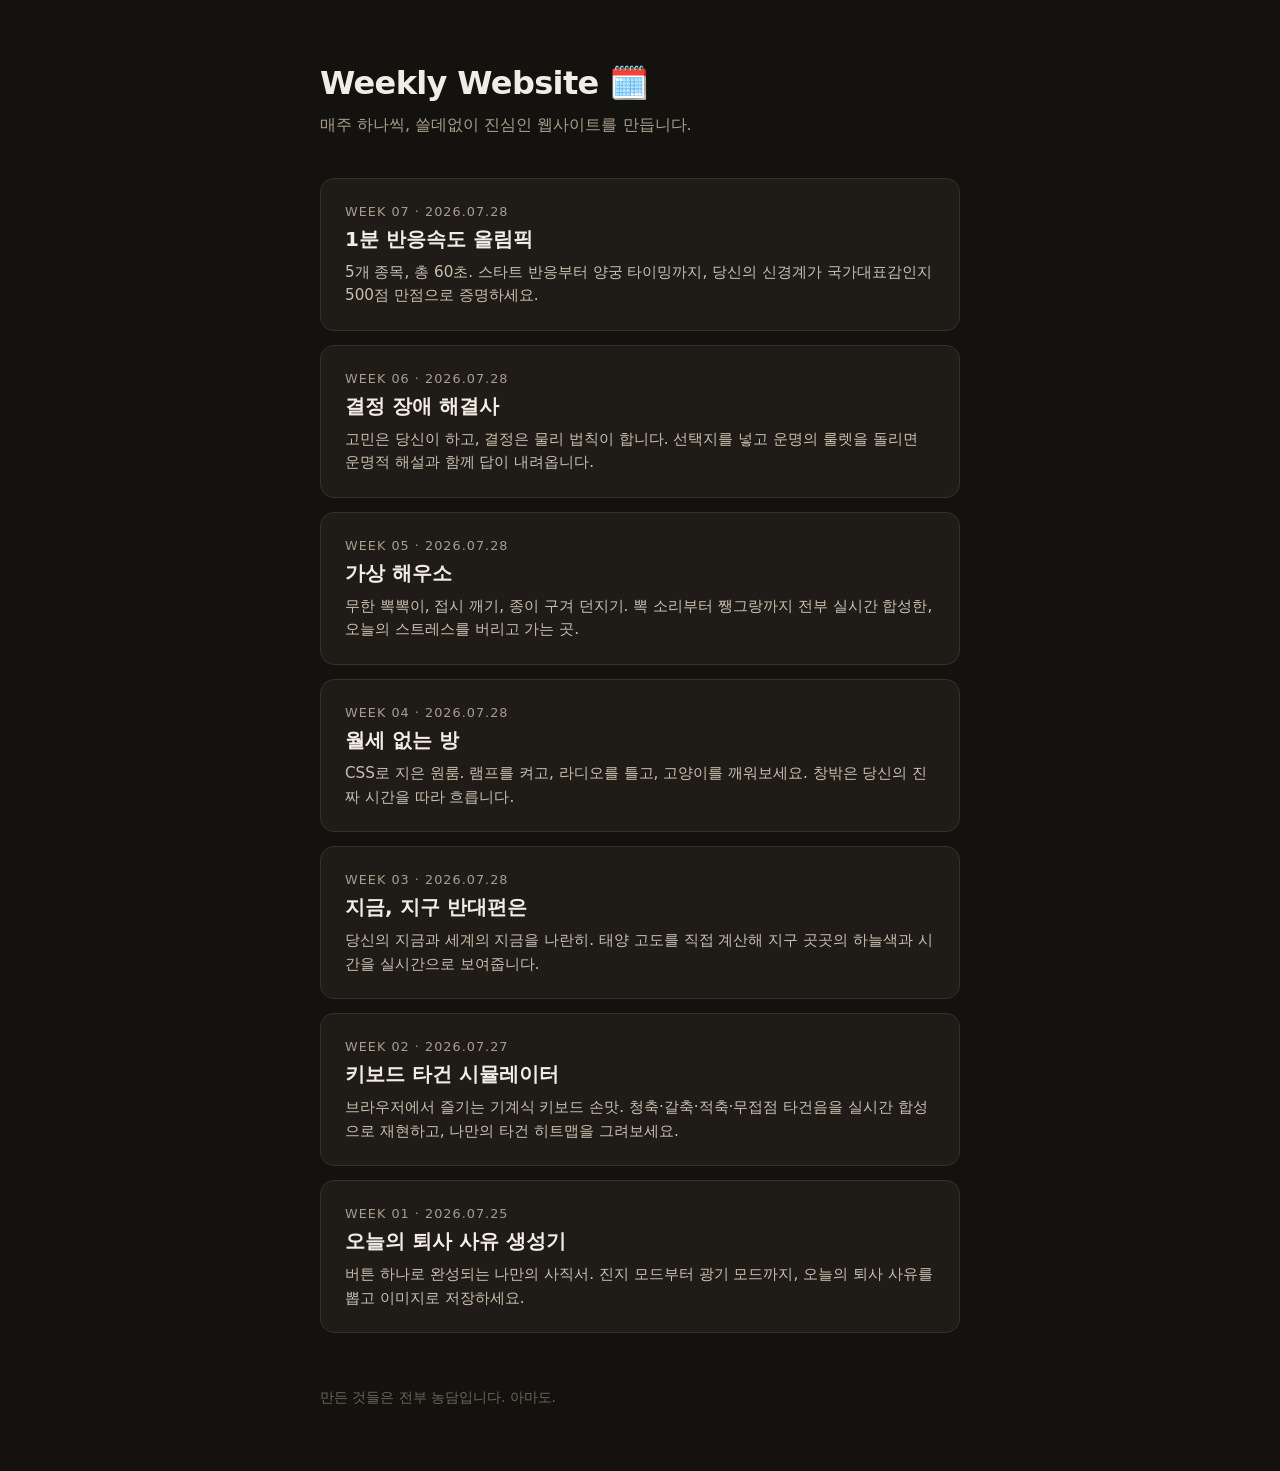
<file: index.html>
<!DOCTYPE html>
<html lang="ko">
<head>
  <meta charset="UTF-8">
  <meta name="viewport" content="width=device-width, initial-scale=1.0">
  <title>Weekly Website</title>
  <meta name="description" content="매주 하나씩 만드는 재미있는 웹사이트 모음">
  <style>
    * { box-sizing: border-box; margin: 0; padding: 0; }
    body {
      min-height: 100vh;
      background: #14120f;
      color: #f2ede4;
      font-family: "Pretendard", "Apple SD Gothic Neo", system-ui, sans-serif;
      display: flex;
      justify-content: center;
      padding: 64px 20px;
    }
    .wrap { width: 100%; max-width: 640px; }
    h1 { font-size: 2rem; letter-spacing: -0.02em; }
    .sub { margin-top: 10px; color: #a89d8c; line-height: 1.6; }
    .list { margin-top: 40px; display: flex; flex-direction: column; gap: 14px; }
    .card {
      display: block;
      text-decoration: none;
      color: inherit;
      background: #1f1c17;
      border: 1px solid #35302a;
      border-radius: 14px;
      padding: 22px 24px;
      transition: transform .12s ease, border-color .12s ease;
    }
    .card:hover { transform: translateY(-2px); border-color: #8a3324; }
    .card .week { font-size: .8rem; color: #a89d8c; letter-spacing: .08em; }
    .card h2 { margin-top: 6px; font-size: 1.25rem; }
    .card p { margin-top: 8px; color: #c9bfae; font-size: .95rem; line-height: 1.55; }
    footer { margin-top: 56px; color: #6e6456; font-size: .85rem; }
  </style>
</head>
<body>
  <main class="wrap">
    <h1>Weekly Website 🗓️</h1>
    <p class="sub">매주 하나씩, 쓸데없이 진심인 웹사이트를 만듭니다.</p>

    <div class="list">
      <a class="card" href="weeks/07-reaction-olympics/">
        <span class="week">WEEK 07 · 2026.07.28</span>
        <h2>1분 반응속도 올림픽</h2>
        <p>5개 종목, 총 60초. 스타트 반응부터 양궁 타이밍까지, 당신의 신경계가 국가대표감인지 500점 만점으로 증명하세요.</p>
      </a>
      <a class="card" href="weeks/06-decision-roulette/">
        <span class="week">WEEK 06 · 2026.07.28</span>
        <h2>결정 장애 해결사</h2>
        <p>고민은 당신이 하고, 결정은 물리 법칙이 합니다. 선택지를 넣고 운명의 룰렛을 돌리면 운명적 해설과 함께 답이 내려옵니다.</p>
      </a>
      <a class="card" href="weeks/05-bubble-wrap/">
        <span class="week">WEEK 05 · 2026.07.28</span>
        <h2>가상 해우소</h2>
        <p>무한 뽁뽁이, 접시 깨기, 종이 구겨 던지기. 뽁 소리부터 쨍그랑까지 전부 실시간 합성한, 오늘의 스트레스를 버리고 가는 곳.</p>
      </a>
      <a class="card" href="weeks/04-rent-free-room/">
        <span class="week">WEEK 04 · 2026.07.28</span>
        <h2>월세 없는 방</h2>
        <p>CSS로 지은 원룸. 램프를 켜고, 라디오를 틀고, 고양이를 깨워보세요. 창밖은 당신의 진짜 시간을 따라 흐릅니다.</p>
      </a>
      <a class="card" href="weeks/03-meanwhile-on-earth/">
        <span class="week">WEEK 03 · 2026.07.28</span>
        <h2>지금, 지구 반대편은</h2>
        <p>당신의 지금과 세계의 지금을 나란히. 태양 고도를 직접 계산해 지구 곳곳의 하늘색과 시간을 실시간으로 보여줍니다.</p>
      </a>
      <a class="card" href="weeks/02-keyboard-simulator/">
        <span class="week">WEEK 02 · 2026.07.27</span>
        <h2>키보드 타건 시뮬레이터</h2>
        <p>브라우저에서 즐기는 기계식 키보드 손맛. 청축·갈축·적축·무접점 타건음을 실시간 합성으로 재현하고, 나만의 타건 히트맵을 그려보세요.</p>
      </a>
      <a class="card" href="weeks/01-resignation-generator/">
        <span class="week">WEEK 01 · 2026.07.25</span>
        <h2>오늘의 퇴사 사유 생성기</h2>
        <p>버튼 하나로 완성되는 나만의 사직서. 진지 모드부터 광기 모드까지, 오늘의 퇴사 사유를 뽑고 이미지로 저장하세요.</p>
      </a>
    </div>

    <footer>만든 것들은 전부 농담입니다. 아마도.</footer>
  </main>
</body>
</html>
</file>
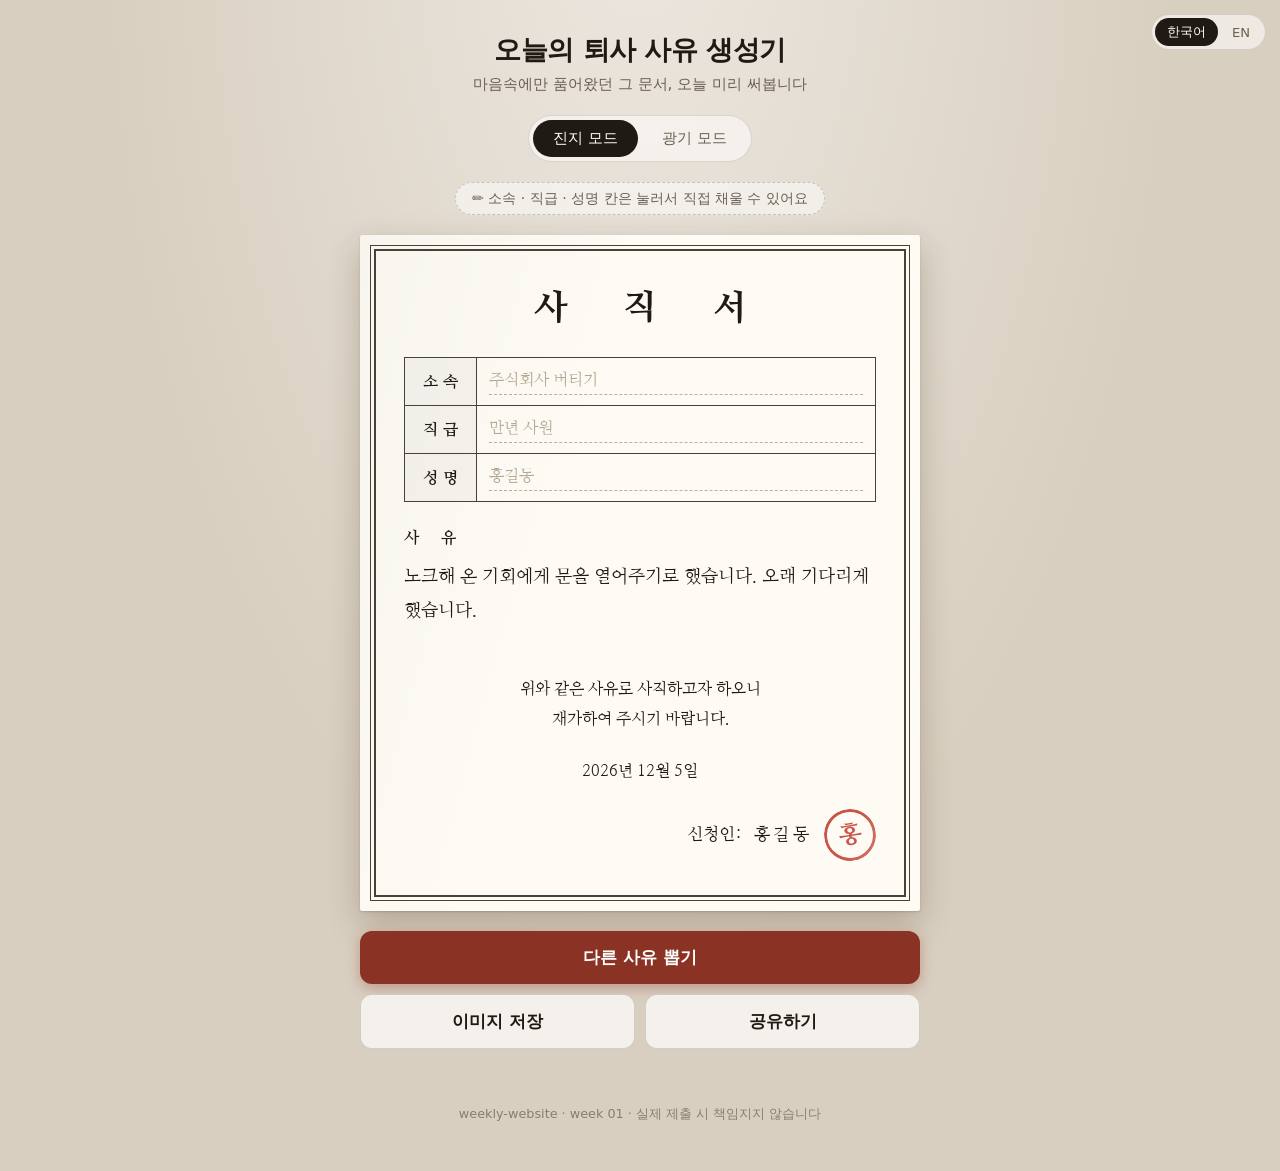
<file: weeks/01-resignation-generator/index.html>
<!DOCTYPE html>
<html lang="ko">
<head>
  <meta charset="UTF-8">
  <meta name="viewport" content="width=device-width, initial-scale=1.0">
  <title>오늘의 퇴사 사유 생성기</title>
  <meta name="description" content="버튼 하나로 완성되는 나만의 사직서. 진지 모드부터 광기 모드까지, 오늘의 퇴사 사유를 뽑아보세요.">
  <meta property="og:title" content="오늘의 퇴사 사유 생성기">
  <meta property="og:description" content="버튼 하나로 완성되는 나만의 사직서. 오늘의 퇴사 사유를 뽑아보세요.">
  <link rel="preconnect" href="https://fonts.googleapis.com">
  <link rel="preconnect" href="https://fonts.gstatic.com" crossorigin>
  <link href="https://fonts.googleapis.com/css2?family=Nanum+Myeongjo:wght@400;700;800&family=Pretendard:wght@400;600&display=swap" rel="stylesheet">
  <link rel="stylesheet" href="style.css">
</head>
<body>
  <div class="lang-toggle" role="group" aria-label="Language">
    <button class="lang-btn is-active" id="langKo">한국어</button>
    <button class="lang-btn" id="langEn">EN</button>
  </div>

  <main class="wrap">
    <header class="site-header">
      <h1 class="site-title" id="siteTitle">오늘의 퇴사 사유 생성기</h1>
      <p class="site-sub" id="siteSub">마음속에만 품어왔던 그 문서, 오늘 미리 써봅니다</p>
    </header>

    <div class="mode-toggle" role="tablist" aria-label="mode">
      <button class="mode-btn is-active" id="modeSerious" role="tab" aria-selected="true">진지 모드</button>
      <button class="mode-btn" id="modeMad" role="tab" aria-selected="false">광기 모드</button>
    </div>

    <p class="edit-hint" id="editHint">✏️ 소속 · 직급 · 성명 칸은 눌러서 직접 채울 수 있어요</p>

    <section class="paper" id="paper" aria-label="document">
      <div class="paper-inner">
        <h2 class="doc-title" id="docTitle">사&nbsp;&nbsp;직&nbsp;&nbsp;서</h2>

        <table class="info-table">
          <tbody>
            <tr>
              <th scope="row" id="thDept">소속</th>
              <td><input type="text" id="fieldDept" placeholder="주식회사 버티기" maxlength="24" aria-label="소속"></td>
            </tr>
            <tr>
              <th scope="row" id="thRank">직급</th>
              <td><input type="text" id="fieldRank" placeholder="만년 사원" maxlength="24" aria-label="직급"></td>
            </tr>
            <tr>
              <th scope="row" id="thName">성명</th>
              <td><input type="text" id="fieldName" placeholder="홍길동" maxlength="16" aria-label="성명"></td>
            </tr>
          </tbody>
        </table>

        <div class="reason-block">
          <p class="reason-label" id="reasonLabel">사&nbsp;&nbsp;유</p>
          <p class="reason-text" id="reasonText" aria-live="polite"></p>
        </div>

        <p class="closing"><span id="closing1"></span><br><span id="closing2"></span></p>

        <p class="doc-date" id="docDate"></p>

        <div class="sign-row">
          <span class="sign-label" id="signLabel">신청인:</span>
          <span class="sign-name" id="signName">홍길동</span>
          <span class="stamp" id="stamp" aria-hidden="true">홍</span>
        </div>
      </div>
    </section>

    <div class="controls">
      <button class="btn btn-primary" id="btnDraw">다른 사유 뽑기</button>
      <div class="btn-row">
        <button class="btn btn-secondary" id="btnSave">이미지 저장</button>
        <button class="btn btn-secondary" id="btnShare">공유하기</button>
      </div>
    </div>

    <p class="toast" id="toast" role="status"></p>

    <footer class="site-footer">
      <p id="footerText">weekly-website · week 01 · 실제 제출 시 책임지지 않습니다</p>
    </footer>
  </main>

  <script src="data/reasons-ko.js"></script>
  <script src="data/reasons-en.js"></script>
  <script src="app.js"></script>
</body>
</html>
</file>
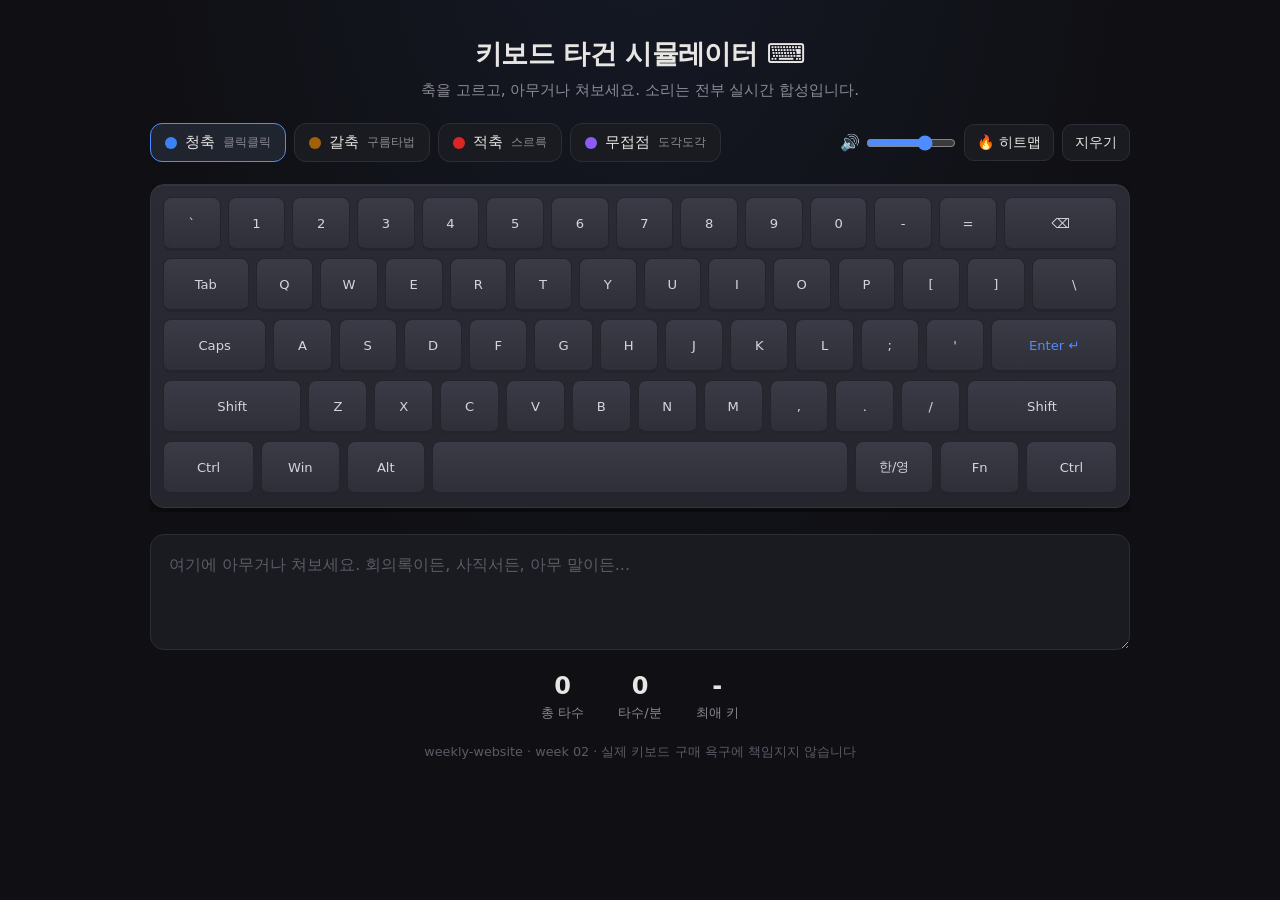
<file: weeks/02-keyboard-simulator/index.html>
<!DOCTYPE html>
<html lang="ko">
<head>
  <meta charset="UTF-8">
  <meta name="viewport" content="width=device-width, initial-scale=1.0">
  <title>키보드 타건 시뮬레이터</title>
  <meta name="description" content="브라우저에서 즐기는 기계식 키보드 손맛. 청축·갈축·적축·무접점 타건음과 나만의 타건 히트맵.">
  <meta property="og:title" content="키보드 타건 시뮬레이터">
  <meta property="og:description" content="브라우저에서 즐기는 기계식 키보드 손맛. 축을 고르고 아무거나 쳐보세요.">
  <link rel="stylesheet" href="style.css">
</head>
<body>
  <main class="wrap">
    <header class="site-header">
      <h1 class="site-title">키보드 타건 시뮬레이터 ⌨️</h1>
      <p class="site-sub">축을 고르고, 아무거나 쳐보세요. 소리는 전부 실시간 합성입니다.</p>
    </header>

    <div class="toolbar">
      <div class="switch-picker" role="tablist" aria-label="스위치 선택">
        <button class="sw-btn is-active" data-profile="blue" role="tab" aria-selected="true">
          <span class="sw-dot sw-blue"></span>청축<small>클릭클릭</small>
        </button>
        <button class="sw-btn" data-profile="brown" role="tab" aria-selected="false">
          <span class="sw-dot sw-brown"></span>갈축<small>구름타법</small>
        </button>
        <button class="sw-btn" data-profile="red" role="tab" aria-selected="false">
          <span class="sw-dot sw-red"></span>적축<small>스르륵</small>
        </button>
        <button class="sw-btn" data-profile="topre" role="tab" aria-selected="false">
          <span class="sw-dot sw-topre"></span>무접점<small>도각도각</small>
        </button>
      </div>

      <div class="tool-right">
        <label class="vol">
          🔊 <input type="range" id="volume" min="0" max="100" value="70" aria-label="볼륨">
        </label>
        <button class="tool-btn" id="heatToggle" aria-pressed="false">🔥 히트맵</button>
        <button class="tool-btn" id="heatReset">지우기</button>
      </div>
    </div>

    <section class="deck">
      <div class="keyboard" id="keyboard" aria-hidden="true"></div>
    </section>

    <textarea class="pad" id="pad" rows="3" placeholder="여기에 아무거나 쳐보세요. 회의록이든, 사직서든, 아무 말이든..." spellcheck="false"></textarea>

    <div class="stats">
      <div class="stat"><span class="stat-num" id="statTotal">0</span><span class="stat-label">총 타수</span></div>
      <div class="stat"><span class="stat-num" id="statKpm">0</span><span class="stat-label">타수/분</span></div>
      <div class="stat"><span class="stat-num" id="statFav">-</span><span class="stat-label">최애 키</span></div>
    </div>

    <footer class="site-footer">
      <p>weekly-website · week 02 · 실제 키보드 구매 욕구에 책임지지 않습니다</p>
    </footer>
  </main>

  <script src="app.js"></script>
</body>
</html>
</file>
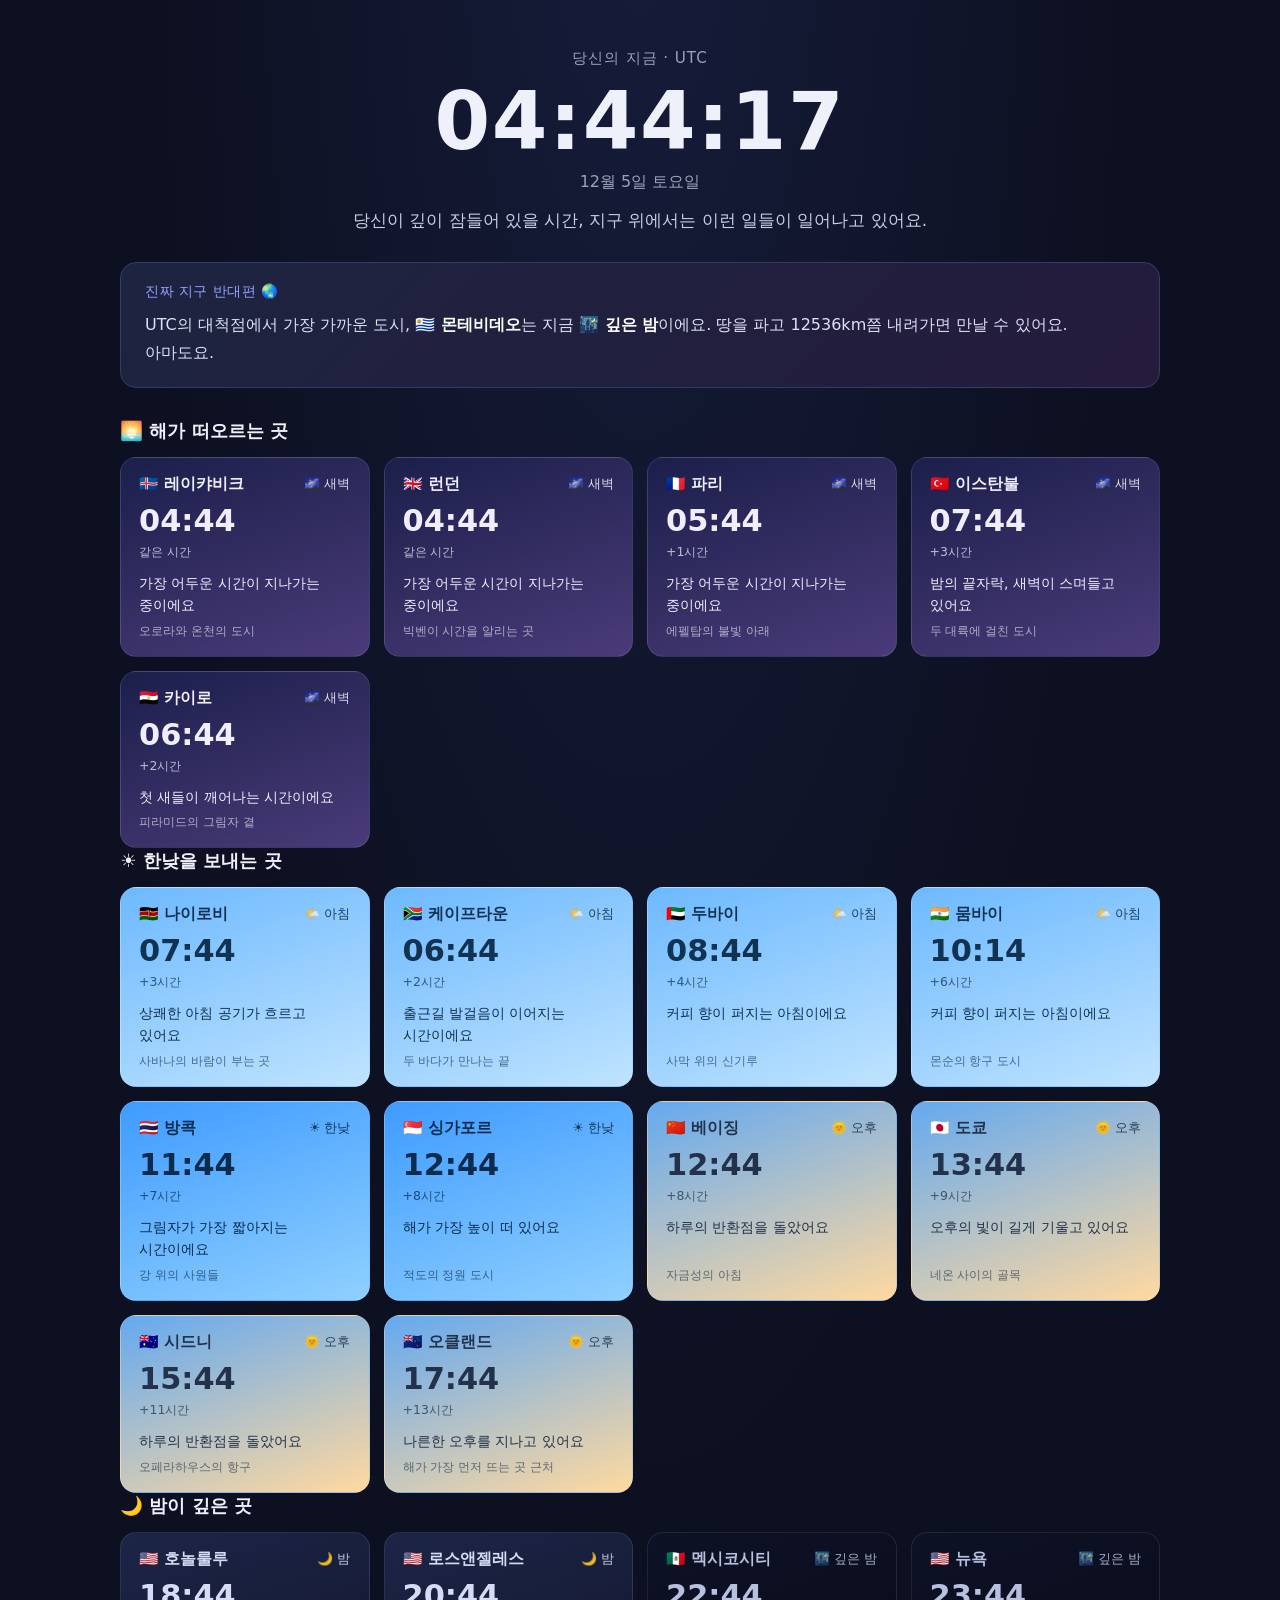
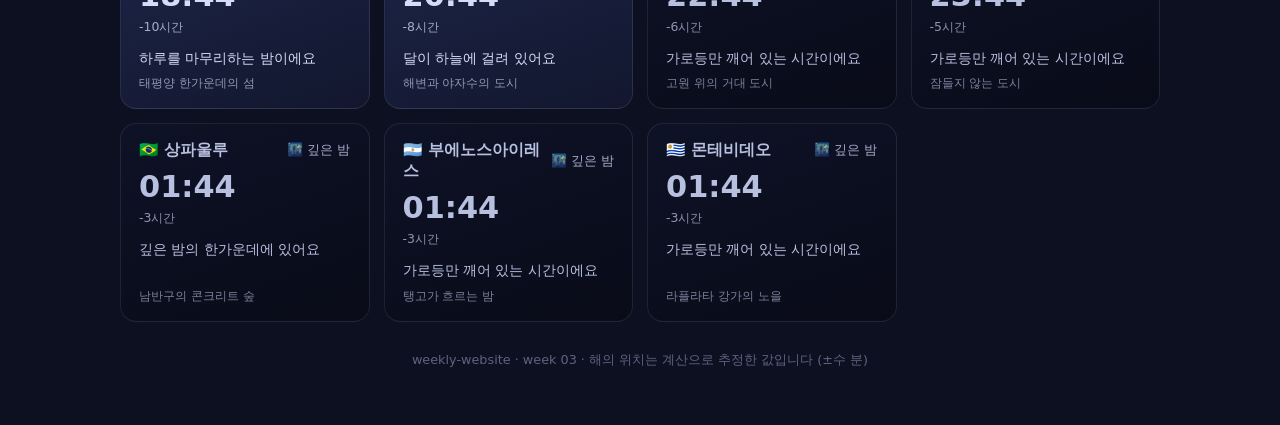
<file: weeks/03-meanwhile-on-earth/index.html>
<!DOCTYPE html>
<html lang="ko">
<head>
  <meta charset="UTF-8">
  <meta name="viewport" content="width=device-width, initial-scale=1.0">
  <title>지금, 지구 반대편은</title>
  <meta name="description" content="당신의 지금과 세계의 지금을 나란히. 지구 곳곳의 시간과 하늘을 실시간으로 보여줍니다.">
  <meta property="og:title" content="지금, 지구 반대편은">
  <meta property="og:description" content="당신이 이 문장을 읽는 동안, 어딘가에서는 해가 떠오르고 있어요.">
  <link rel="stylesheet" href="style.css">
</head>
<body>
  <main class="wrap">
    <header class="hero">
      <p class="hero-here" id="heroHere">당신의 시간</p>
      <h1 class="hero-clock" id="heroClock">--:--:--</h1>
      <p class="hero-date" id="heroDate"></p>
      <p class="hero-line" id="heroLine"></p>
    </header>

    <section class="antipode" id="antipodeCard" aria-label="지구 반대편">
      <!-- JS 렌더 -->
    </section>

    <div class="groups" id="groups">
      <!-- JS 렌더 -->
    </div>

    <footer class="site-footer">
      <p>weekly-website · week 03 · 해의 위치는 계산으로 추정한 값입니다 (±수 분)</p>
    </footer>
  </main>

  <script src="app.js"></script>
</body>
</html>
</file>
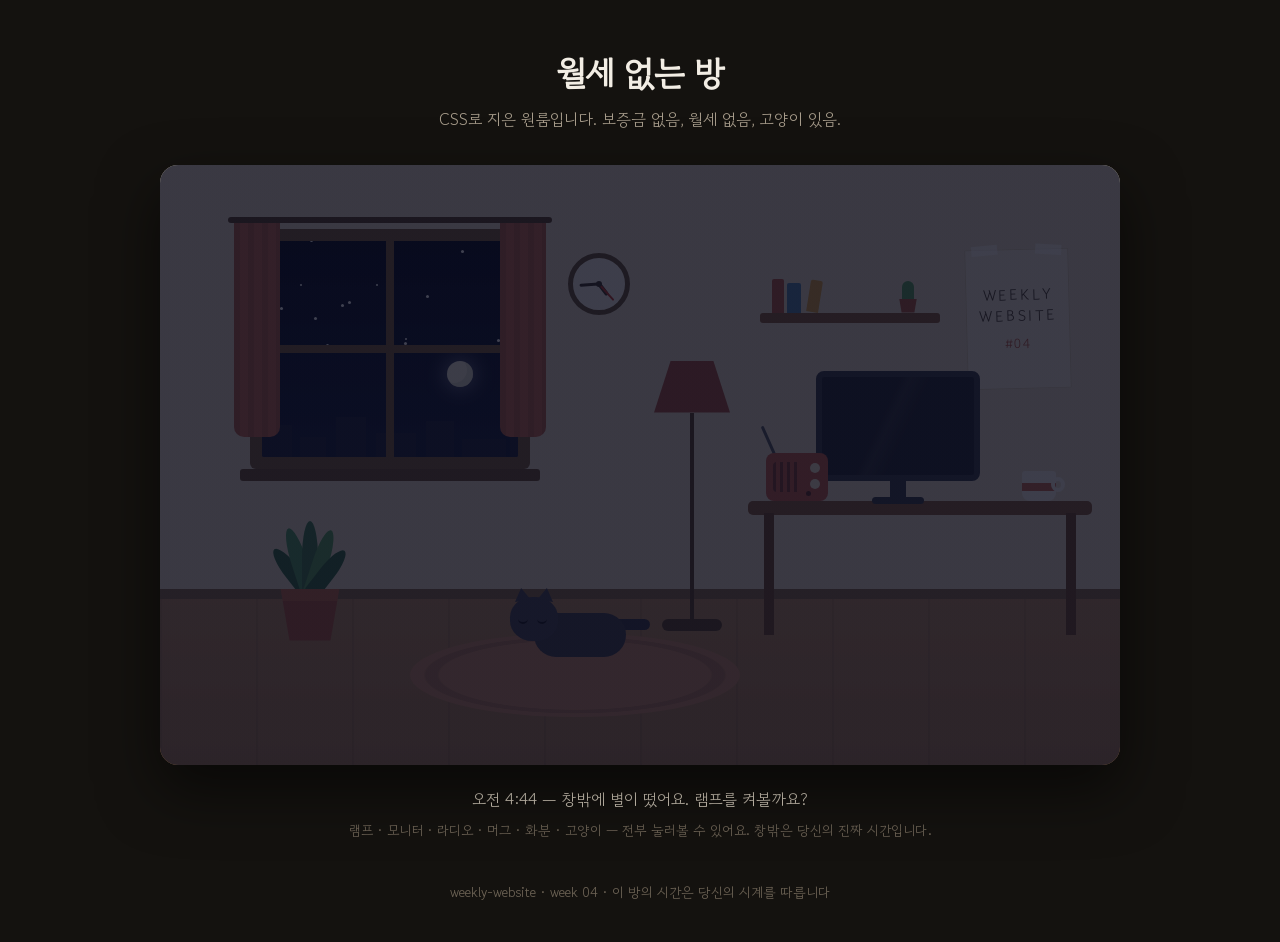
<file: weeks/04-rent-free-room/index.html>
<!DOCTYPE html>
<html lang="ko">
<head>
  <meta charset="UTF-8">
  <meta name="viewport" content="width=device-width, initial-scale=1.0">
  <title>월세 없는 방</title>
  <meta name="description" content="CSS로 지은 원룸. 램프를 켜고, 라디오를 틀고, 고양이를 깨워보세요. 창밖은 당신의 진짜 시간을 따라 흐릅니다.">
  <meta property="og:title" content="월세 없는 방">
  <meta property="og:description" content="보증금 없음, 월세 없음, 고양이 있음. 창밖은 당신의 진짜 시간입니다.">
  <link rel="icon" href="data:image/svg+xml,<svg xmlns='http://www.w3.org/2000/svg' viewBox='0 0 100 100'><text y='.9em' font-size='90'>🛋️</text></svg>">
  <link rel="preconnect" href="https://fonts.googleapis.com">
  <link rel="preconnect" href="https://fonts.gstatic.com" crossorigin>
  <link href="https://fonts.googleapis.com/css2?family=Gowun+Dodum&display=swap" rel="stylesheet">
  <link rel="stylesheet" href="style.css">
</head>
<body>
  <main class="wrap">
    <header class="hero">
      <h1>월세 없는 방</h1>
      <p class="sub">CSS로 지은 원룸입니다. 보증금 없음, 월세 없음, 고양이 있음.</p>
    </header>

    <div class="stage-holder" id="stageHolder">
      <div class="stage" id="stage">
        <div class="wall"></div>
        <div class="floor"></div>
        <div class="baseboard"></div>

        <div class="window">
          <div class="sky" id="sky">
            <div class="sky-inner" id="skyInner">
              <div class="stars" id="stars"></div>
              <div class="sun" id="sun"></div>
              <div class="moon" id="moon"></div>
              <div class="skyline"></div>
            </div>
          </div>
          <div class="mullion v"></div>
          <div class="mullion h"></div>
        </div>
        <div class="sill"></div>
        <div class="curtain-rod"></div>
        <div class="curtain left"></div>
        <div class="curtain right"></div>

        <div class="clock">
          <div class="hand hour" id="handH"></div>
          <div class="hand min" id="handM"></div>
          <div class="hand sec" id="handS"></div>
          <div class="clock-pin"></div>
        </div>

        <div class="shelf"></div>
        <div class="book b1"></div>
        <div class="book b2"></div>
        <div class="book b3"></div>
        <div class="cactus"></div>
        <div class="cactus-pot"></div>

        <div class="poster"><span>WEEKLY<br>WEBSITE</span><em>#04</em></div>

        <div class="window-cast" id="windowCast"></div>
        <div class="rug"></div>

        <div class="desk-top"></div>
        <div class="desk-leg l"></div>
        <div class="desk-leg r"></div>

        <div class="monitor" id="monitor" role="button" tabindex="0" aria-label="모니터 켜고 끄기" aria-pressed="false">
          <div class="screen">
            <div class="code">
              <i></i><i></i><i></i><i></i><i></i>
              <b class="cursor"></b>
            </div>
          </div>
          <div class="monitor-neck"></div>
          <div class="monitor-base"></div>
        </div>

        <div class="radio" id="radio" role="button" tabindex="0" aria-label="라디오 켜고 끄기" aria-pressed="false">
          <div class="antenna"></div>
          <div class="radio-body">
            <div class="grill"></div>
            <div class="eq"><i></i><i></i><i></i><i></i></div>
            <div class="knob k1"></div>
            <div class="knob k2"></div>
            <div class="led"></div>
          </div>
        </div>

        <div class="mug" id="mug" role="button" tabindex="0" aria-label="커피 리필하기">
          <div class="mug-handle"></div>
          <div class="steam s1"></div>
          <div class="steam s2"></div>
        </div>

        <div class="lamp" id="lamp" role="button" tabindex="0" aria-label="램프 켜고 끄기" aria-pressed="false">
          <div class="lamp-cone"></div>
          <div class="lamp-shade"></div>
          <div class="lamp-pole"></div>
          <div class="lamp-base"></div>
        </div>

        <div class="plant" id="plant" role="button" tabindex="0" aria-label="화분 흔들기">
          <div class="leaves">
            <i class="lf1"></i><i class="lf2"></i><i class="lf3"></i><i class="lf4"></i><i class="lf5"></i>
          </div>
          <div class="pot"></div>
        </div>

        <div class="cat" id="cat" role="button" tabindex="0" aria-label="고양이 쓰다듬기">
          <div class="tail"></div>
          <div class="cat-body"></div>
          <div class="cat-head">
            <div class="ear l"></div>
            <div class="ear r"></div>
            <div class="eye l"></div>
            <div class="eye r"></div>
          </div>
          <div class="zzz"><span>z</span><span>z</span><span>z</span></div>
        </div>

        <div class="shade" id="shade"></div>
        <div class="glow glow-lamp" id="glowLamp"></div>
        <div class="glow glow-mon" id="glowMon"></div>
      </div>
    </div>

    <p class="status" id="status">방을 둘러보는 중…</p>
    <p class="hint">램프 · 모니터 · 라디오 · 머그 · 화분 · 고양이 — 전부 눌러볼 수 있어요. 창밖은 당신의 진짜 시간입니다.</p>

    <footer class="site-footer">
      <p>weekly-website · week 04 · 이 방의 시간은 당신의 시계를 따릅니다</p>
    </footer>
  </main>

  <script src="app.js"></script>
</body>
</html>
</file>
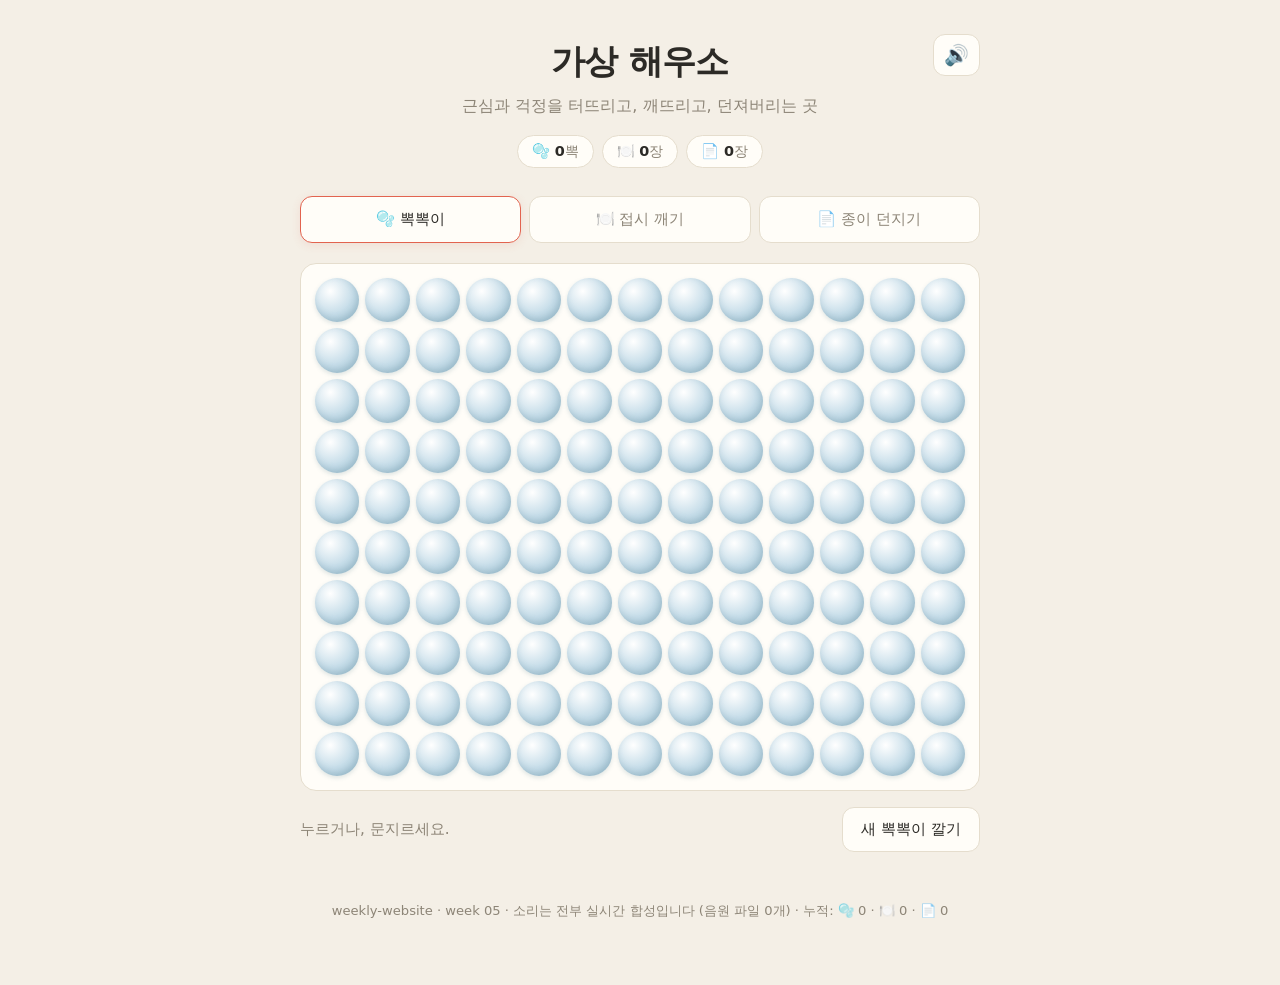
<file: weeks/05-bubble-wrap/index.html>
<!DOCTYPE html>
<html lang="ko">
<head>
  <meta charset="UTF-8">
  <meta name="viewport" content="width=device-width, initial-scale=1.0">
  <title>가상 해우소</title>
  <meta name="description" content="무한 뽁뽁이, 접시 깨기, 종이 구겨 던지기. 오늘의 스트레스를 여기 버리고 가세요.">
  <meta property="og:title" content="가상 해우소">
  <meta property="og:description" content="터뜨리고, 깨뜨리고, 던져버리세요. 소리는 전부 실시간 합성입니다.">
  <link rel="stylesheet" href="style.css">
</head>
<body>
  <main class="wrap">
    <header class="hero">
      <button class="icon-btn" id="muteBtn" aria-label="소리 켜기/끄기">🔊</button>
      <h1>가상 해우소</h1>
      <p class="sub">근심과 걱정을 터뜨리고, 깨뜨리고, 던져버리는 곳</p>
      <div class="stats" aria-label="오늘의 해소 기록">
        <span class="chip">🫧 <b id="statPops">0</b>뽁</span>
        <span class="chip">🍽️ <b id="statPlates">0</b>장</span>
        <span class="chip">📄 <b id="statPapers">0</b>장</span>
      </div>
    </header>

    <nav class="tabs" role="tablist" aria-label="해소 방법 선택">
      <button class="tab" role="tab" data-mode="bubble" aria-selected="true">🫧 뽁뽁이</button>
      <button class="tab" role="tab" data-mode="plate" aria-selected="false">🍽️ 접시 깨기</button>
      <button class="tab" role="tab" data-mode="paper" aria-selected="false">📄 종이 던지기</button>
    </nav>

    <!-- 뽁뽁이 -->
    <section class="mode" id="mode-bubble" aria-label="뽁뽁이">
      <div class="sheet-wrap">
        <div class="sheet" id="sheet"></div>
        <div class="done-banner" id="doneBanner" hidden>
          <p>한 판 완파! 🎉</p>
          <button class="btn" id="doneRefill">새 뽁뽁이 깔기</button>
        </div>
      </div>
      <div class="mode-foot">
        <p class="mode-msg" id="bubbleMsg" aria-live="polite">누르거나, 문지르세요.</p>
        <button class="btn ghost" id="refillBtn">새 뽁뽁이 깔기</button>
      </div>
    </section>

    <!-- 접시 깨기 -->
    <section class="mode" id="mode-plate" aria-label="접시 깨기" hidden>
      <div class="plate-stage" id="plateStage">
        <button class="plate" id="plate" aria-label="접시 깨기"></button>
      </div>
      <div class="mode-foot">
        <p class="mode-msg" id="plateMsg" aria-live="polite">접시를 누르면 깨집니다. 진짜로요.</p>
      </div>
    </section>

    <!-- 종이 던지기 -->
    <section class="mode" id="mode-paper" aria-label="종이 던지기" hidden>
      <div class="paper-stage">
        <div class="paper-pad">
          <textarea id="paperText" rows="4" maxlength="300"></textarea>
          <button class="btn" id="throwBtn">구겨서 던지기</button>
        </div>
        <div class="bin-zone">
          <div class="bin" id="bin" aria-hidden="true">
            <div class="bin-lid"></div>
          </div>
        </div>
      </div>
      <div class="mode-foot">
        <p class="mode-msg" id="paperMsg" aria-live="polite">버리고 싶은 것을 적어보세요. 아무도 안 봅니다.</p>
      </div>
    </section>

    <footer class="site-footer">
      <p>weekly-website · week 05 · 소리는 전부 실시간 합성입니다 (음원 파일 0개) · 누적: 🫧 <span id="totalPops">0</span> · 🍽️ <span id="totalPlates">0</span> · 📄 <span id="totalPapers">0</span></p>
    </footer>
  </main>

  <script src="app.js"></script>
</body>
</html>
</file>
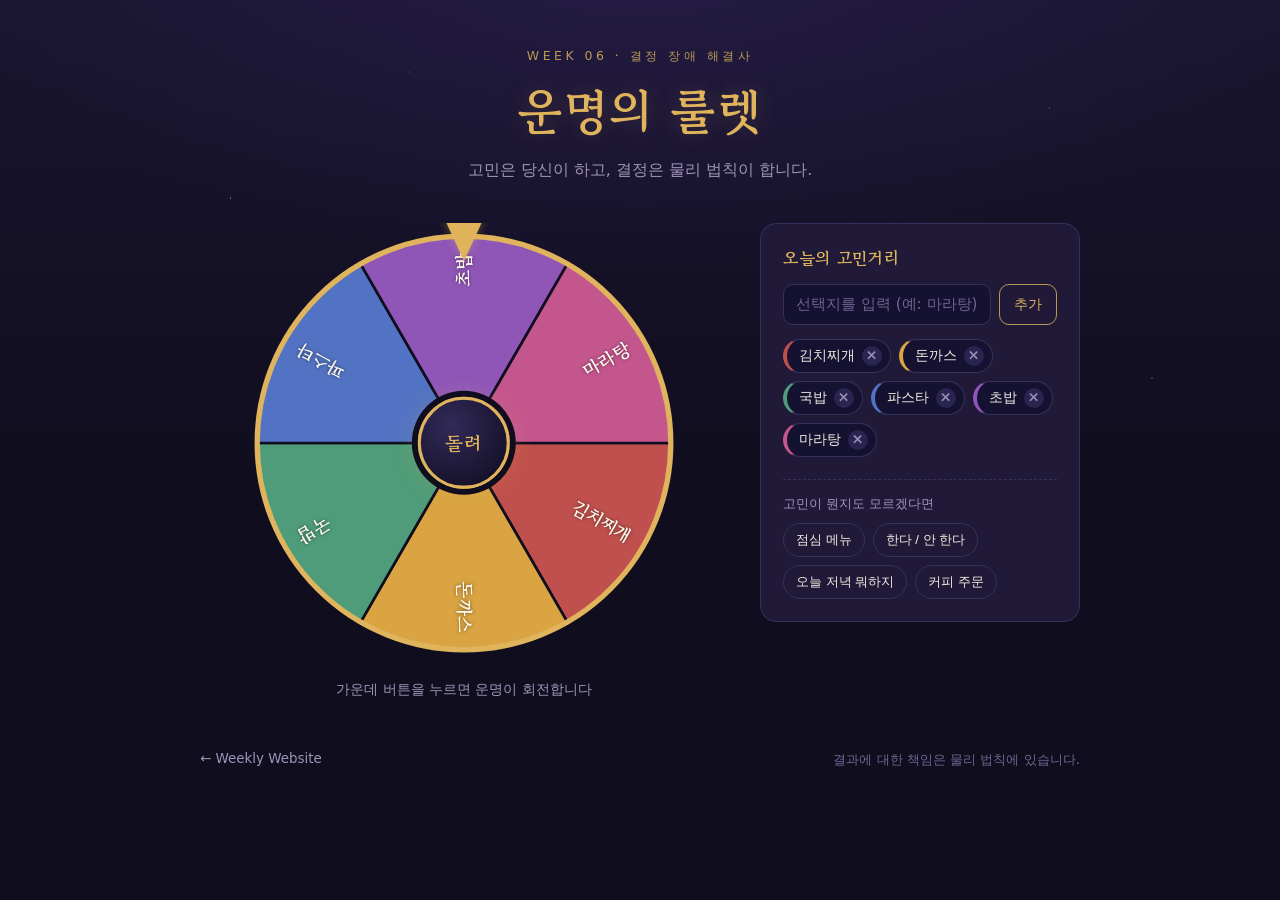
<file: weeks/06-decision-roulette/index.html>
<!DOCTYPE html>
<html lang="ko">
<head>
  <meta charset="UTF-8">
  <meta name="viewport" content="width=device-width, initial-scale=1.0">
  <title>결정 장애 해결사 — 운명의 룰렛</title>
  <meta name="description" content="선택지를 넣으면 물리엔진 룰렛이 대신 결정해 드립니다. 운명적 해설은 덤.">
  <link rel="icon" href="data:image/svg+xml,<svg xmlns='http://www.w3.org/2000/svg' viewBox='0 0 100 100'><text y='.9em' font-size='90'>🎡</text></svg>">
  <link rel="preconnect" href="https://fonts.googleapis.com">
  <link rel="preconnect" href="https://fonts.gstatic.com" crossorigin>
  <link href="https://fonts.googleapis.com/css2?family=Gowun+Batang:wght@400;700&display=swap" rel="stylesheet">
  <link rel="stylesheet" href="style.css">
</head>
<body>
  <main class="wrap">
    <header class="head">
      <p class="eyebrow">WEEK 06 · 결정 장애 해결사</p>
      <h1>운명의 룰렛</h1>
      <p class="tagline">고민은 당신이 하고, 결정은 물리 법칙이 합니다.</p>
    </header>

    <div class="layout">
      <section class="wheel-side" aria-label="룰렛">
        <div class="wheel-stage">
          <canvas id="wheel" width="420" height="420"></canvas>
          <canvas id="confetti" width="420" height="420" aria-hidden="true"></canvas>
          <button id="hub" class="hub" type="button" aria-label="룰렛 돌리기">돌려</button>
        </div>
        <p class="wheel-hint" id="wheelHint">가운데 버튼을 누르면 운명이 회전합니다</p>
      </section>

      <section class="panel" aria-label="선택지 편집">
        <h2 class="panel-title">오늘의 고민거리</h2>
        <form id="addForm" class="add-form">
          <input id="addInput" type="text" maxlength="20" placeholder="선택지를 입력 (예: 마라탕)" autocomplete="off">
          <button type="submit">추가</button>
        </form>
        <ul id="chips" class="chips" aria-live="polite"></ul>

        <div class="presets">
          <p class="presets-label">고민이 뭔지도 모르겠다면</p>
          <div class="preset-btns">
            <button type="button" data-preset="lunch">점심 메뉴</button>
            <button type="button" data-preset="yesno">한다 / 안 한다</button>
            <button type="button" data-preset="tonight">오늘 저녁 뭐하지</button>
            <button type="button" data-preset="coffee">커피 주문</button>
          </div>
        </div>
      </section>
    </div>

    <div id="toast" class="toast" role="status"></div>

    <div id="resultOverlay" class="overlay" hidden>
      <div class="result-card" role="dialog" aria-modal="true" aria-labelledby="resultChoice">
        <p class="result-eyebrow" id="resultEyebrow">운명의 선고</p>
        <h2 class="result-choice" id="resultChoice"></h2>
        <p class="result-comment" id="resultComment"></p>
        <div class="result-actions">
          <button id="acceptBtn" type="button" class="primary">운명 받아들이기</button>
          <button id="respinBtn" type="button">못 받아들이겠는데요</button>
          <button id="shareBtn" type="button">결과 공유</button>
        </div>
      </div>
    </div>

    <footer class="foot">
      <a href="../../">← Weekly Website</a>
      <span>결과에 대한 책임은 물리 법칙에 있습니다.</span>
    </footer>
  </main>
  <script src="app.js"></script>
</body>
</html>
</file>
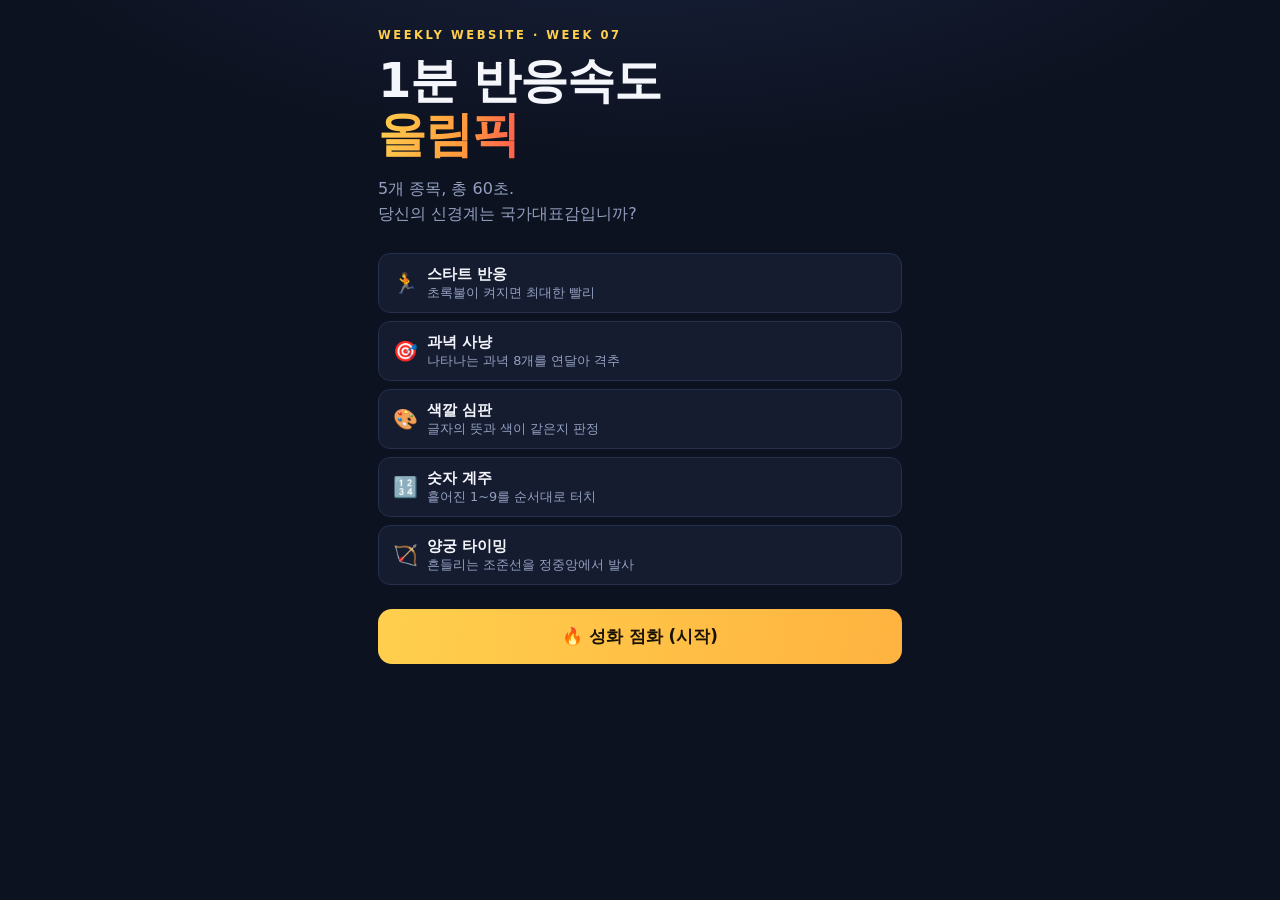
<file: weeks/07-reaction-olympics/index.html>
<!DOCTYPE html>
<html lang="ko">
<head>
  <meta charset="UTF-8">
  <meta name="viewport" content="width=device-width, initial-scale=1.0, viewport-fit=cover">
  <title>1분 반응속도 올림픽</title>
  <meta name="description" content="5개 종목, 60초. 당신의 신경계를 국가대표급으로 증명하세요.">
  <link rel="stylesheet" href="style.css">
</head>
<body>
  <main id="app">

    <!-- 인트로 -->
    <section id="screen-intro" class="screen active">
      <p class="eyebrow">WEEKLY WEBSITE · WEEK 07</p>
      <h1 class="title">1분 반응속도<br><em>올림픽</em></h1>
      <p class="tagline">5개 종목, 총 60초.<br>당신의 신경계는 국가대표감입니까?</p>

      <ol class="event-list">
        <li><span class="ico">🏃</span><b>스타트 반응</b><small>초록불이 켜지면 최대한 빨리</small></li>
        <li><span class="ico">🎯</span><b>과녁 사냥</b><small>나타나는 과녁 8개를 연달아 격추</small></li>
        <li><span class="ico">🎨</span><b>색깔 심판</b><small>글자의 뜻과 색이 같은지 판정</small></li>
        <li><span class="ico">🔢</span><b>숫자 계주</b><small>흩어진 1~9를 순서대로 터치</small></li>
        <li><span class="ico">🏹</span><b>양궁 타이밍</b><small>흔들리는 조준선을 정중앙에서 발사</small></li>
      </ol>

      <button id="btn-start" class="btn-primary">🔥 성화 점화 (시작)</button>
      <p id="intro-best" class="intro-best" hidden></p>

      <section id="intro-ranking" class="ranking" hidden>
        <h2>🏟️ 명예의 전당</h2>
        <ol id="ranking-list" class="ranking-list"></ol>
      </section>
    </section>

    <!-- 게임 -->
    <section id="screen-game" class="screen">
      <header id="hud">
        <div class="hud-left">
          <span id="hud-event-no" class="hud-chip">1/5</span>
          <span id="hud-event-name">스타트 반응</span>
        </div>
        <div class="hud-timer">
          <div class="hud-bar"><i id="hud-bar-fill"></i></div>
          <span id="hud-sec">60.0</span>
        </div>
        <div id="hud-score" class="hud-score">0점</div>
      </header>
      <div id="stage"></div>
    </section>

    <!-- 결과 -->
    <section id="screen-result" class="screen">
      <p class="eyebrow">시상식</p>
      <div id="result-medal" class="result-medal">🥇</div>
      <h2 id="result-title" class="result-title">인간 번개</h2>
      <p id="result-total" class="result-total">432<small> / 500</small></p>
      <p id="result-time" class="result-time"></p>

      <ul id="result-breakdown" class="breakdown"></ul>

      <div id="result-name-entry" class="name-entry" hidden>
        <p>🏛️ 명예의 전당에 오를 기록입니다!</p>
        <div class="name-row">
          <input id="name-input" type="text" maxlength="10" placeholder="선수 이름" autocomplete="off">
          <button id="btn-save-record" class="btn-small">등재</button>
        </div>
      </div>

      <div class="result-actions">
        <button id="btn-retry" class="btn-primary">다시 도전</button>
        <button id="btn-share" class="btn-ghost">결과 복사</button>
        <button id="btn-home" class="btn-ghost">홈으로</button>
      </div>
    </section>

  </main>
  <script src="app.js"></script>
</body>
</html>
</file>
<file: weeks/01-resignation-generator/style.css>
:root {
  --paper: #fdfbf4;
  --ink: #1f1a14;
  --line: #4a4038;
  --red: #c0392b;
  --bg: #d9cfc0;
  --accent: #8a3324;
}

* { box-sizing: border-box; margin: 0; padding: 0; }

body {
  min-height: 100vh;
  background:
    radial-gradient(ellipse at 50% -10%, rgba(255,255,255,.5), transparent 60%),
    var(--bg);
  font-family: "Pretendard", "Apple SD Gothic Neo", system-ui, sans-serif;
  color: var(--ink);
  display: flex;
  justify-content: center;
  padding: 32px 16px 48px;
}

.wrap {
  width: 100%;
  max-width: 560px;
  display: flex;
  flex-direction: column;
  align-items: center;
  gap: 20px;
}

/* 언어 토글 */
.lang-toggle {
  position: fixed;
  top: 14px;
  right: 14px;
  display: inline-flex;
  gap: 2px;
  background: rgba(255,255,255,.55);
  border: 1px solid rgba(0,0,0,.12);
  border-radius: 999px;
  padding: 3px;
  z-index: 10;
}
.lang-btn {
  border: 0;
  background: transparent;
  padding: 5px 12px;
  border-radius: 999px;
  font: inherit;
  font-size: .82rem;
  color: #6b5f52;
  cursor: pointer;
}
.lang-btn.is-active { background: var(--ink); color: #fff; }

/* 영문 모드 조정 */
body.lang-en .doc-title { font-size: 1.45rem; letter-spacing: .18em; text-indent: .18em; }
body.lang-en .info-table th { width: 96px; letter-spacing: .04em; text-indent: 0; }
body.lang-en .reason-label,
body.lang-en .sign-name { letter-spacing: .08em; }

.site-header { text-align: center; }
.site-title { font-size: 1.7rem; font-weight: 600; letter-spacing: -0.02em; }
.site-sub { margin-top: 6px; color: #6b5f52; font-size: .95rem; }

/* 모드 토글 */
.mode-toggle {
  display: inline-flex;
  background: rgba(255,255,255,.55);
  border: 1px solid rgba(0,0,0,.12);
  border-radius: 999px;
  padding: 4px;
  gap: 4px;
}
.mode-btn {
  border: 0;
  background: transparent;
  padding: 8px 20px;
  border-radius: 999px;
  font: inherit;
  font-size: .95rem;
  color: #6b5f52;
  cursor: pointer;
  transition: all .15s ease;
}
.mode-btn.is-active { background: var(--ink); color: #fff; }
.mode-btn:not(.is-active):hover { background: rgba(0,0,0,.06); }

.edit-hint {
  font-size: .88rem;
  color: #6b5f52;
  background: rgba(255,255,255,.5);
  border: 1px dashed rgba(0,0,0,.18);
  border-radius: 999px;
  padding: 6px 16px;
}

/* 사직서 종이 */
.paper {
  width: 100%;
  background:
    linear-gradient(105deg, rgba(0,0,0,.025) 0%, transparent 40%),
    var(--paper);
  border-radius: 2px;
  box-shadow:
    0 1px 2px rgba(0,0,0,.15),
    0 12px 32px rgba(60,40,20,.25);
  padding: 14px;
}
.paper-inner {
  border: 2px solid var(--line);
  outline: 1px solid var(--line);
  outline-offset: 3px;
  padding: 36px 28px 32px;
  font-family: "Nanum Myeongjo", "Noto Serif KR", serif;
  display: flex;
  flex-direction: column;
  gap: 26px;
}

.doc-title {
  text-align: center;
  font-size: 2.2rem;
  font-weight: 800;
  letter-spacing: .35em;
  text-indent: .35em;
}

.info-table {
  width: 100%;
  border-collapse: collapse;
  font-size: 1rem;
}
.info-table th, .info-table td {
  border: 1px solid var(--line);
  padding: 10px 12px;
  text-align: left;
}
.info-table th {
  width: 72px;
  font-weight: 700;
  text-align: center;
  background: rgba(0,0,0,.03);
  letter-spacing: .3em;
  text-indent: .3em;
}
.info-table input {
  width: 100%;
  border: 0;
  border-bottom: 1px dashed rgba(74,64,56,.4);
  background: transparent;
  font: inherit;
  color: inherit;
  outline: none;
  padding: 2px 0 4px;
  transition: border-color .15s ease, background .15s ease;
}
.info-table input::placeholder { color: #b5a894; }
.info-table input:hover { background: rgba(192,57,43,.04); }
.info-table input:focus {
  background: rgba(192,57,43,.06);
  border-bottom: 1px solid var(--red);
}

.reason-block { min-height: 120px; }
.reason-label {
  font-weight: 700;
  letter-spacing: .3em;
  margin-bottom: 12px;
}
.reason-text {
  font-size: 1.15rem;
  line-height: 1.85;
  word-break: keep-all;
  transition: opacity .08s linear;
}
.reason-text.is-shuffling { opacity: .45; }

.closing {
  text-align: center;
  line-height: 1.9;
  font-size: 1rem;
}

.doc-date { text-align: center; font-size: 1rem; }

.sign-row {
  display: flex;
  justify-content: flex-end;
  align-items: center;
  gap: 12px;
  font-size: 1.05rem;
  min-height: 56px;
}
.sign-name { letter-spacing: .2em; }

.stamp {
  display: inline-flex;
  align-items: center;
  justify-content: center;
  width: 52px;
  height: 52px;
  border: 3px solid var(--red);
  border-radius: 50%;
  color: var(--red);
  font-size: 1.5rem;
  font-weight: 800;
  transform: rotate(-8deg);
  position: relative;
  opacity: .85;
  -webkit-mask-image: radial-gradient(circle at 35% 40%, black 60%, rgba(0,0,0,.6) 100%);
  mask-image: radial-gradient(circle at 35% 40%, black 60%, rgba(0,0,0,.6) 100%);
}

/* 버튼 */
.controls {
  width: 100%;
  display: flex;
  flex-direction: column;
  gap: 10px;
}
.btn {
  font: inherit;
  border: 0;
  border-radius: 12px;
  padding: 15px 20px;
  cursor: pointer;
  font-size: 1.05rem;
  font-weight: 600;
  transition: transform .08s ease, box-shadow .15s ease;
}
.btn:active { transform: scale(.98); }
.btn-primary {
  background: var(--accent);
  color: #fff;
  box-shadow: 0 4px 14px rgba(138,51,36,.35);
}
.btn-primary:hover { box-shadow: 0 6px 18px rgba(138,51,36,.45); }
.btn-row { display: flex; gap: 10px; }
.btn-secondary {
  flex: 1;
  background: rgba(255,255,255,.7);
  border: 1px solid rgba(0,0,0,.15);
  color: var(--ink);
}
.btn-secondary:hover { background: #fff; }

.toast {
  min-height: 1.2em;
  font-size: .9rem;
  color: #6b5f52;
  opacity: 0;
  transition: opacity .25s ease;
}
.toast.is-visible { opacity: 1; }

.site-footer { color: #8a7d6e; font-size: .8rem; }

@media (max-width: 480px) {
  body { padding: 20px 10px 40px; }
  .paper-inner { padding: 28px 18px 26px; gap: 20px; }
  .doc-title { font-size: 1.8rem; }
  .reason-text { font-size: 1.05rem; }
  .site-title { font-size: 1.4rem; }
}
</file>
<file: weeks/02-keyboard-simulator/style.css>
:root {
  --bg: #101014;
  --panel: #1a1b21;
  --ink: #e8e6e3;
  --sub: #8b8a94;
  --case: #24252d;
  --cap: #2e2f38;
  --cap-top: #3a3b46;
  --cap-ink: #d6d4df;
  --accent: #4f8cff;
  --u: clamp(30px, 5.6vw, 54px);
}

* { box-sizing: border-box; margin: 0; padding: 0; }

body {
  min-height: 100vh;
  background:
    radial-gradient(ellipse at 50% -20%, rgba(79,140,255,.08), transparent 55%),
    var(--bg);
  color: var(--ink);
  font-family: "Apple SD Gothic Neo", Pretendard, system-ui, sans-serif;
  display: flex;
  justify-content: center;
  padding: 36px 14px 48px;
}

.wrap {
  width: 100%;
  max-width: 980px;
  display: flex;
  flex-direction: column;
  align-items: center;
  gap: 22px;
}

.site-header { text-align: center; }
.site-title { font-size: 1.7rem; font-weight: 700; letter-spacing: -0.02em; }
.site-sub { margin-top: 8px; color: var(--sub); font-size: .95rem; }

/* 툴바 */
.toolbar {
  width: 100%;
  display: flex;
  flex-wrap: wrap;
  gap: 12px;
  justify-content: space-between;
  align-items: center;
}

.switch-picker { display: flex; gap: 8px; flex-wrap: wrap; }
.sw-btn {
  display: flex;
  align-items: center;
  gap: 8px;
  font: inherit;
  font-size: .92rem;
  color: var(--ink);
  background: var(--panel);
  border: 1px solid #2c2d36;
  border-radius: 12px;
  padding: 9px 14px;
  cursor: pointer;
  transition: border-color .15s, background .15s, transform .08s;
}
.sw-btn small { color: var(--sub); font-size: .75rem; }
.sw-btn:hover { border-color: #3d3e4a; }
.sw-btn:active { transform: scale(.97); }
.sw-btn.is-active { border-color: var(--accent); background: #20242f; }
.sw-dot { width: 12px; height: 12px; border-radius: 50%; flex: none; }
.sw-blue { background: #3b82f6; }
.sw-brown { background: #a16207; }
.sw-red { background: #dc2626; }
.sw-topre { background: #8b5cf6; }

.tool-right { display: flex; gap: 8px; align-items: center; }
.vol { display: flex; align-items: center; gap: 6px; color: var(--sub); }
.vol input { width: 90px; accent-color: var(--accent); }
.tool-btn {
  font: inherit;
  font-size: .88rem;
  color: var(--ink);
  background: var(--panel);
  border: 1px solid #2c2d36;
  border-radius: 10px;
  padding: 8px 12px;
  cursor: pointer;
}
.tool-btn:hover { border-color: #3d3e4a; }
.tool-btn[aria-pressed="true"] { border-color: #ff6b4a; color: #ff8a6b; }

/* 키보드 */
.deck {
  width: 100%;
  overflow-x: auto;
  padding-bottom: 4px;
}
.keyboard {
  min-width: 620px;
  background: linear-gradient(180deg, #2a2b34, var(--case));
  border: 1px solid #33343f;
  border-radius: 14px;
  padding: 12px;
  display: flex;
  flex-direction: column;
  gap: 7px;
  box-shadow: 0 18px 40px rgba(0,0,0,.5), inset 0 1px 0 rgba(255,255,255,.05);
}
.krow { display: flex; gap: 7px; }

.key {
  position: relative;
  flex: var(--w, 1) var(--w, 1) 0;
  height: var(--u);
  background: linear-gradient(180deg, var(--cap-top), var(--cap));
  border: 1px solid #23242c;
  border-bottom-width: 3px;
  border-radius: 8px;
  color: var(--cap-ink);
  font-size: clamp(.6rem, 1.4vw, .82rem);
  display: flex;
  align-items: center;
  justify-content: center;
  user-select: none;
  cursor: pointer;
  transition: transform .04s, filter .04s;
}
.key::after {
  content: "";
  position: absolute;
  inset: 0;
  border-radius: 7px;
  background: #ff4d2e;
  opacity: var(--heat, 0);
  pointer-events: none;
  transition: opacity .2s;
  mix-blend-mode: screen;
}
body:not(.heat-on) .key::after { opacity: 0; }
.key.is-down {
  transform: translateY(2px);
  border-bottom-width: 1px;
  filter: brightness(1.35);
}
.key.accent { color: var(--accent); }

/* 타이핑 패드 */
.pad {
  width: 100%;
  background: var(--panel);
  border: 1px solid #2c2d36;
  border-radius: 14px;
  color: var(--ink);
  font: inherit;
  font-size: 1rem;
  line-height: 1.7;
  padding: 16px 18px;
  resize: vertical;
  outline: none;
}
.pad:focus { border-color: var(--accent); }
.pad::placeholder { color: #5b5a66; }

/* 통계 */
.stats { display: flex; gap: 34px; }
.stat { display: flex; flex-direction: column; align-items: center; gap: 4px; }
.stat-num { font-size: 1.5rem; font-weight: 700; font-variant-numeric: tabular-nums; }
.stat-label { color: var(--sub); font-size: .82rem; }

.site-footer { color: #5b5a66; font-size: .8rem; }

@media (max-width: 640px) {
  body { padding: 24px 10px 40px; }
  .site-title { font-size: 1.35rem; }
  .toolbar { justify-content: center; }
  .stats { gap: 24px; }
}
</file>
<file: weeks/03-meanwhile-on-earth/style.css>
:root {
  --bg: #0d1020;
  --ink: #eef0fa;
  --sub: #9aa0b8;
  --panel: #181c30;
}

* { box-sizing: border-box; margin: 0; padding: 0; }

body {
  min-height: 100vh;
  background:
    radial-gradient(ellipse at 50% -10%, rgba(90,120,255,.12), transparent 55%),
    var(--bg);
  color: var(--ink);
  font-family: "Apple SD Gothic Neo", Pretendard, system-ui, sans-serif;
  display: flex;
  justify-content: center;
  padding: 48px 16px 56px;
}

.wrap {
  width: 100%;
  max-width: 1040px;
  display: flex;
  flex-direction: column;
  gap: 30px;
}

/* 히어로 */
.hero { text-align: center; }
.hero-here { color: var(--sub); font-size: .95rem; letter-spacing: .06em; }
.hero-clock {
  font-size: clamp(3rem, 10vw, 5rem);
  font-weight: 700;
  font-variant-numeric: tabular-nums;
  letter-spacing: .02em;
  margin-top: 6px;
}
.hero-date { color: var(--sub); margin-top: 4px; }
.hero-line { margin-top: 16px; font-size: 1.05rem; color: #c9cde4; word-break: keep-all; }

/* 대척점 카드 */
.antipode {
  background: linear-gradient(135deg, #1d2440, #251b3d);
  border: 1px solid #333c63;
  border-radius: 16px;
  padding: 20px 24px;
  display: flex;
  flex-direction: column;
  gap: 10px;
}
.anti-badge { font-size: .85rem; color: #8fa1ff; letter-spacing: .04em; }
.anti-line { line-height: 1.75; word-break: keep-all; color: #dde1f5; }
.anti-line strong { color: #fff; }

/* 그룹/카드 */
.group { display: flex; flex-direction: column; gap: 14px; }
.group-title { font-size: 1.15rem; font-weight: 700; }
.cards {
  display: grid;
  grid-template-columns: repeat(auto-fill, minmax(230px, 1fr));
  gap: 14px;
}

.card {
  border-radius: 16px;
  padding: 16px 18px;
  display: flex;
  flex-direction: column;
  gap: 6px;
  border: 1px solid rgba(255,255,255,.09);
  min-height: 172px;
  transition: transform .15s ease;
}
.card:hover { transform: translateY(-3px); }
.card-top { display: flex; justify-content: space-between; align-items: center; gap: 8px; }
.card-city { font-weight: 700; font-size: .98rem; }
.card-state { font-size: .8rem; opacity: .9; white-space: nowrap; }
.card-clock { font-size: 1.9rem; font-weight: 700; font-variant-numeric: tabular-nums; margin-top: 2px; }
.card-diff { font-size: .78rem; opacity: .75; }
.card-line { margin-top: 6px; font-size: .88rem; line-height: 1.55; word-break: keep-all; }
.card-sig { font-size: .75rem; opacity: .65; margin-top: auto; }

/* 상태별 하늘 (텍스트 대비 포함) */
.sky-dawn      { background: linear-gradient(160deg, #1b1f4b, #4a3b78); color: #f0edff; }
.sky-sunrise   { background: linear-gradient(160deg, #ff9a5a, #ffd06b); color: #3a2410; }
.sky-morning   { background: linear-gradient(160deg, #6db9ff, #bfe3ff); color: #123252; }
.sky-midday    { background: linear-gradient(160deg, #3f9bff, #8fd0ff); color: #0d2b4d; }
.sky-afternoon { background: linear-gradient(160deg, #64a9f0, #ffd9a0); color: #23324a; }
.sky-sunset    { background: linear-gradient(160deg, #ff7e5f, #d64b6b); color: #fff3ec; }
.sky-dusk      { background: linear-gradient(160deg, #514a83, #2b2b55); color: #e8e4ff; }
.sky-night     { background: linear-gradient(160deg, #1d2547, #12172e); color: #d6dcf5; }
.sky-deepnight { background: linear-gradient(160deg, #0e1226, #090b18); color: #b8c0e0; }

.site-footer { color: #5d6380; font-size: .8rem; text-align: center; }

@media (max-width: 640px) {
  body { padding: 32px 12px 44px; }
  .cards { grid-template-columns: repeat(auto-fill, minmax(160px, 1fr)); gap: 10px; }
  .card { min-height: 156px; padding: 13px 14px; }
  .card-clock { font-size: 1.5rem; }
}
</file>
<file: weeks/04-rent-free-room/style.css>
* { box-sizing: border-box; margin: 0; padding: 0; }

body {
  min-height: 100vh;
  background: #14120f;
  color: #f2ede4;
  font-family: "Gowun Dodum", "Apple SD Gothic Neo", system-ui, sans-serif;
  display: flex;
  justify-content: center;
  padding: 48px 16px 40px;
}

.wrap { width: 100%; max-width: 960px; }

.hero { text-align: center; }
.hero h1 { font-size: 2.1rem; letter-spacing: -0.02em; }
.hero .sub { margin-top: 10px; color: #a89d8c; line-height: 1.6; }

/* ---------- 무대 ---------- */
.stage-holder {
  position: relative;
  margin-top: 32px;
  width: 100%;
}
.stage {
  position: absolute;
  top: 0;
  width: 960px;
  height: 600px;
  transform-origin: top left;
  border-radius: 18px;
  overflow: hidden;
  box-shadow: 0 24px 60px rgba(0, 0, 0, 0.55);
  user-select: none;
  -webkit-user-select: none;
}
.stage > div { position: absolute; }

/* 벽과 바닥 */
.wall { inset: 0 0 168px 0; background: #e7dcc4; z-index: 1; }
.floor {
  left: 0; right: 0; bottom: 0; height: 168px;
  background:
    repeating-linear-gradient(90deg, rgba(0,0,0,0.07) 0 2px, transparent 2px 96px),
    linear-gradient(#b98a5c, #a97c50);
  z-index: 1;
}
.baseboard {
  left: 0; right: 0; top: 424px; height: 10px;
  background: #8a6a45; z-index: 2;
}

/* 창문 */
.window {
  left: 90px; top: 64px; width: 280px; height: 240px;
  background: #7c5b3a;
  border-radius: 6px;
  padding: 12px;
  z-index: 2;
}
.sky {
  position: relative;
  width: 100%; height: 100%;
  overflow: hidden;
  border-radius: 2px;
  background: #79b7e6;
}
.sky-inner { position: absolute; inset: -14px; transition: transform 0.2s ease-out; }
.sky-inner > div { position: absolute; }
.sun, .moon {
  width: 30px; height: 30px; border-radius: 50%;
  transition: opacity 1s;
}
.sun {
  background: #ffd76b;
  box-shadow: 0 0 26px 8px rgba(255, 205, 90, 0.55);
}
.moon {
  width: 26px; height: 26px;
  background: #f1eddc;
  box-shadow: 0 0 18px 4px rgba(230, 230, 255, 0.35), inset -6px -4px 0 rgba(190, 190, 170, 0.45);
}
.stars { inset: 0; opacity: 0; transition: opacity 1.5s; }
.stars i {
  position: absolute;
  width: 3px; height: 3px; border-radius: 50%;
  background: #fff;
  animation: twinkle 3s ease-in-out infinite;
}
@keyframes twinkle { 0%, 100% { opacity: 0.9; } 50% { opacity: 0.25; } }
.skyline {
  left: 0; right: 0; bottom: 0; height: 60px;
  background:
    linear-gradient(rgba(30,34,56,0.92), rgba(30,34,56,0.92)) 10px 14px / 34px 46px no-repeat,
    linear-gradient(rgba(30,34,56,0.92), rgba(30,34,56,0.92)) 52px 26px / 26px 34px no-repeat,
    linear-gradient(rgba(30,34,56,0.92), rgba(30,34,56,0.92)) 88px 6px / 30px 54px no-repeat,
    linear-gradient(rgba(30,34,56,0.92), rgba(30,34,56,0.92)) 128px 22px / 40px 38px no-repeat,
    linear-gradient(rgba(30,34,56,0.92), rgba(30,34,56,0.92)) 178px 10px / 28px 50px no-repeat,
    linear-gradient(rgba(30,34,56,0.92), rgba(30,34,56,0.92)) 214px 28px / 44px 32px no-repeat,
    linear-gradient(rgba(30,34,56,0.92), rgba(30,34,56,0.92)) 262px 16px / 24px 44px no-repeat,
    linear-gradient(rgba(30,34,56,0.95), rgba(30,34,56,0.95)) 0 52px / 100% 8px no-repeat;
}
.mullion { position: absolute; background: #7c5b3a; z-index: 3; }
.mullion.v { left: 136px; top: 12px; width: 8px; height: 216px; }
.mullion.h { left: 12px; top: 116px; width: 256px; height: 8px; }
.sill {
  left: 80px; top: 304px; width: 300px; height: 12px;
  background: #6d4e30; border-radius: 3px; z-index: 3;
}
.curtain-rod {
  left: 68px; top: 52px; width: 324px; height: 6px;
  background: #5c4327; border-radius: 3px; z-index: 4;
}
.curtain {
  top: 58px; width: 46px; height: 214px;
  background:
    repeating-linear-gradient(90deg, rgba(0,0,0,0.10) 0 6px, transparent 6px 14px),
    #c96a4f;
  border-radius: 0 0 10px 10px;
  z-index: 4;
}
.curtain.left { left: 74px; }
.curtain.right { left: 340px; }

/* 벽시계 */
.clock {
  left: 408px; top: 88px; width: 62px; height: 62px;
  background: #f7f2e6;
  border: 5px solid #6b5335;
  border-radius: 50%;
  z-index: 3;
}
.clock > div { position: absolute; }
.hand {
  left: 50%; bottom: 50%;
  transform-origin: bottom center;
  border-radius: 3px;
  background: #3d3427;
}
.hand.hour { width: 4px; height: 14px; margin-left: -2px; }
.hand.min  { width: 3px; height: 20px; margin-left: -1.5px; }
.hand.sec  { width: 2px; height: 22px; margin-left: -1px; background: #c0392b; }
.clock-pin {
  left: 50%; top: 50%; width: 6px; height: 6px;
  margin: -3px 0 0 -3px;
  border-radius: 50%; background: #3d3427;
}

/* 선반 */
.shelf { left: 600px; top: 148px; width: 180px; height: 10px; background: #8a5a36; border-radius: 3px; z-index: 3; }
.book { z-index: 3; border-radius: 2px 2px 0 0; }
.b1 { left: 612px; top: 114px; width: 12px; height: 34px; background: #b8563f; }
.b2 { left: 627px; top: 118px; width: 14px; height: 30px; background: #4f7ea8; }
.b3 { left: 646px; top: 116px; width: 12px; height: 32px; background: #d8a03f; transform: rotate(9deg); transform-origin: bottom right; }
.cactus {
  left: 742px; top: 116px; width: 12px; height: 20px;
  background: #57a05a; border-radius: 6px 6px 0 0; z-index: 3;
}
.cactus-pot {
  left: 738px; top: 134px; width: 20px; height: 14px;
  background: #b0583c; z-index: 4;
  clip-path: polygon(6% 0, 94% 0, 82% 100%, 18% 100%);
}

/* 포스터 */
.poster {
  left: 806px; top: 84px; width: 104px; height: 140px;
  background: #f2e9d6;
  border: 1px solid #d9cbae;
  transform: rotate(-1.5deg);
  z-index: 3;
  display: flex;
  flex-direction: column;
  align-items: center;
  justify-content: center;
  gap: 8px;
}
.poster::before, .poster::after {
  content: "";
  position: absolute;
  top: -5px; width: 26px; height: 10px;
  background: rgba(255, 255, 255, 0.55);
  transform: rotate(-4deg);
}
.poster::before { left: 6px; }
.poster::after { right: 6px; transform: rotate(5deg); }
.poster span {
  color: #4a3f2d;
  font-size: 15px;
  line-height: 1.35;
  letter-spacing: 0.12em;
  text-align: center;
}
.poster em { font-style: normal; color: #b8563f; font-size: 13px; letter-spacing: 0.1em; }

/* 창에서 들어오는 빛 (바닥) */
.window-cast {
  left: 130px; top: 438px; width: 250px; height: 96px;
  background: linear-gradient(rgba(255, 250, 220, 0.8), rgba(255, 250, 220, 0));
  transform: skewX(-28deg);
  filter: blur(9px);
  z-index: 2;
  transition: opacity 2s;
}

/* 러그 */
.rug {
  left: 250px; top: 468px; width: 330px; height: 84px;
  background:
    radial-gradient(ellipse at center, transparent 58%, rgba(0,0,0,0.12) 59% 64%, transparent 65%),
    #c98a63;
  border-radius: 50%;
  z-index: 3;
}

/* 책상 */
.desk-top { left: 588px; top: 336px; width: 344px; height: 14px; background: #8a5a36; border-radius: 5px; z-index: 4; }
.desk-leg { top: 348px; width: 10px; height: 122px; background: #74492c; z-index: 4; }
.desk-leg.l { left: 604px; }
.desk-leg.r { left: 906px; }

/* 모니터 */
.monitor { left: 656px; top: 206px; width: 164px; height: 130px; z-index: 5; cursor: pointer; }
.monitor > div { position: absolute; }
.screen {
  left: 0; top: 0; width: 164px; height: 110px;
  background: #23262e;
  border: 6px solid #383c46;
  border-radius: 8px;
  overflow: hidden;
}
.screen::after {
  content: "";
  position: absolute; inset: 0;
  background: linear-gradient(115deg, transparent 40%, rgba(255,255,255,0.06) 45%, transparent 55%);
}
.code { position: absolute; inset: 8px; display: none; }
.monitor.on .screen { background: #0d2b22; }
.monitor.on .code { display: block; }
.code i {
  display: block;
  height: 6px;
  margin-bottom: 7px;
  border-radius: 3px;
  background: #58e0a2;
  transform-origin: left center;
  animation: typing 7s ease-in-out infinite;
}
.code i:nth-child(1) { width: 62%; animation-delay: 0s; }
.code i:nth-child(2) { width: 84%; animation-delay: -1.4s; background: #8fd0f0; }
.code i:nth-child(3) { width: 46%; animation-delay: -2.8s; }
.code i:nth-child(4) { width: 72%; animation-delay: -4.2s; background: #eec06a; }
.code i:nth-child(5) { width: 34%; animation-delay: -5.6s; }
@keyframes typing {
  0% { transform: scaleX(0); }
  30% { transform: scaleX(1); }
  85% { transform: scaleX(1); }
  100% { transform: scaleX(0); }
}
.cursor {
  position: absolute;
  left: 8px; bottom: 6px;
  width: 7px; height: 10px;
  background: #58e0a2;
  animation: blink 1.1s steps(1) infinite;
}
@keyframes blink { 0%, 100% { opacity: 1; } 50% { opacity: 0; } }
.monitor-neck { left: 74px; top: 110px; width: 16px; height: 20px; background: #383c46; }
.monitor-base { left: 56px; top: 126px; width: 52px; height: 7px; background: #383c46; border-radius: 4px; }

/* 라디오 */
.radio { left: 606px; top: 258px; width: 62px; height: 78px; z-index: 5; cursor: pointer; }
.radio > div, .radio-body > div { position: absolute; }
.antenna {
  left: 10px; top: 0; width: 3px; height: 38px;
  background: #55575e;
  border-radius: 2px;
  transform: rotate(-24deg);
  transform-origin: bottom center;
}
.radio-body {
  left: 0; top: 30px; width: 62px; height: 48px;
  background: #c25b45;
  border-radius: 8px;
}
.grill {
  left: 7px; top: 9px; width: 28px; height: 30px;
  background: repeating-linear-gradient(90deg, rgba(0,0,0,0.35) 0 3px, transparent 3px 7px);
  border-radius: 4px;
}
.eq { left: 7px; top: 9px; width: 28px; height: 30px; display: none; align-items: flex-end; gap: 3px; padding: 3px; }
.radio.on .eq { display: flex; }
.radio.on .grill { visibility: hidden; }
.eq i { flex: 1; background: #ffd23e; border-radius: 2px; animation: bounce 0.9s ease-in-out infinite; }
.eq i:nth-child(1) { height: 40%; animation-delay: 0s; }
.eq i:nth-child(2) { height: 80%; animation-delay: -0.3s; }
.eq i:nth-child(3) { height: 55%; animation-delay: -0.6s; }
.eq i:nth-child(4) { height: 70%; animation-delay: -0.15s; }
@keyframes bounce { 0%, 100% { transform: scaleY(0.5); } 50% { transform: scaleY(1); } }
.knob { width: 10px; height: 10px; border-radius: 50%; background: #f2e2c8; top: 10px; }
.knob.k1 { right: 8px; }
.knob.k2 { right: 8px; top: 26px; }
.led { left: 40px; top: 38px; width: 5px; height: 5px; border-radius: 50%; background: #5d2c22; }
.radio.on .led { background: #ffd23e; box-shadow: 0 0 6px 2px rgba(255, 210, 62, 0.7); }

/* 머그 */
.mug { left: 862px; top: 302px; width: 34px; height: 34px; z-index: 5; cursor: pointer; }
.mug > div { position: absolute; }
.mug::before {
  content: "";
  position: absolute; inset: 4px 0 0 0;
  background: linear-gradient(#f5f0e6 0 12px, #c96a4f 12px 20px, #f5f0e6 20px);
  border-radius: 3px 3px 8px 8px;
}
.mug-handle {
  right: -9px; top: 10px; width: 14px; height: 15px;
  border: 4px solid #f5f0e6;
  border-radius: 50%;
}
.steam {
  top: -24px; width: 4px; height: 24px;
  border-radius: 4px;
  background: linear-gradient(rgba(255,255,255,0), rgba(255,255,255,0.75));
  opacity: 0;
}
.steam.s1 { left: 9px; }
.steam.s2 { left: 20px; }
.mug.hot .steam { animation: steam 2.2s ease-in-out infinite; }
.mug.hot .steam.s2 { animation-delay: -1.1s; }
@keyframes steam {
  0% { opacity: 0; transform: translateY(6px) scaleY(0.5); }
  35% { opacity: 0.9; }
  100% { opacity: 0; transform: translateY(-14px) scaleY(1.1) translateX(3px); }
}

/* 스탠드 램프 */
.lamp { left: 492px; top: 196px; width: 80px; height: 272px; z-index: 5; cursor: pointer; }
.lamp > div { position: absolute; }
.lamp-shade {
  left: 2px; top: 0; width: 76px; height: 52px;
  background: #a8503c;
  clip-path: polygon(22% 0, 78% 0, 100% 100%, 0 100%);
  transition: background 0.3s;
}
.lamp.on .lamp-shade { background: #ffd98c; }
.lamp-cone {
  left: -18px; top: 52px; width: 116px; height: 240px;
  background: linear-gradient(rgba(255, 208, 122, 0.30), rgba(255, 208, 122, 0));
  clip-path: polygon(34% 0, 66% 0, 100% 100%, 0 100%);
  opacity: 0;
  transition: opacity 0.4s;
}
.lamp.on .lamp-cone { opacity: 1; }
.lamp-pole { left: 38px; top: 52px; width: 4px; height: 208px; background: #5c4327; }
.lamp-base { left: 10px; top: 258px; width: 60px; height: 12px; background: #5c4327; border-radius: 6px; }

/* 화분 */
.plant { left: 100px; top: 340px; width: 100px; height: 136px; z-index: 5; cursor: pointer; }
.plant > div { position: absolute; }
.leaves { left: 0; top: 0; width: 100px; height: 90px; transform-origin: bottom center; }
.leaves i {
  position: absolute;
  bottom: 0; left: 42px;
  width: 16px; height: 74px;
  border-radius: 50% 50% 4px 4px;
  transform-origin: bottom center;
}
.leaves .lf1 { transform: rotate(-38deg); background: #356b42; height: 58px; }
.leaves .lf2 { transform: rotate(-18deg); background: #4f9a5f; height: 70px; }
.leaves .lf3 { background: #3f7d4e; }
.leaves .lf4 { transform: rotate(18deg); background: #57a05a; height: 68px; }
.leaves .lf5 { transform: rotate(38deg); background: #356b42; height: 56px; }
.plant.wiggle .leaves { animation: sway 0.9s ease-in-out; }
@keyframes sway {
  0%, 100% { transform: rotate(0); }
  25% { transform: rotate(-5deg); }
  55% { transform: rotate(4deg); }
  80% { transform: rotate(-2deg); }
}
.pot {
  left: 18px; top: 84px; width: 64px; height: 52px;
  background: linear-gradient(#c46845 0 12px, #b0583c 12px);
  clip-path: polygon(4% 0, 96% 0, 82% 100%, 18% 100%);
}

/* 고양이 */
.cat { left: 350px; top: 424px; width: 130px; height: 70px; z-index: 6; cursor: pointer; }
.cat > div { position: absolute; }
.tail {
  left: 96px; top: 30px; width: 44px; height: 11px;
  background: #3a3a44;
  border-radius: 6px;
  transform-origin: left center;
  animation: wag 4s ease-in-out infinite;
}
.cat.awake .tail { animation-duration: 0.7s; }
@keyframes wag {
  0%, 100% { transform: rotate(-6deg); }
  50% { transform: rotate(14deg); }
}
.cat-body {
  left: 24px; top: 24px; width: 92px; height: 44px;
  background: #40404c;
  border-radius: 22px;
  transform-origin: bottom center;
  animation: breathe 3.2s ease-in-out infinite;
}
@keyframes breathe {
  0%, 100% { transform: scaleY(1); }
  50% { transform: scaleY(1.05); }
}
.cat-head {
  left: 0; top: 8px; width: 48px; height: 44px;
  background: #464653;
  border-radius: 46%;
}
.cat-head > div { position: absolute; }
.ear {
  top: -9px; width: 0; height: 0;
  border-left: 8px solid transparent;
  border-right: 8px solid transparent;
  border-bottom: 13px solid #464653;
}
.ear.l { left: 4px; transform: rotate(-8deg); }
.ear.r { left: 28px; transform: rotate(8deg); }
.eye {
  top: 22px; width: 10px; height: 5px;
  border-bottom: 2px solid #16161c;
  border-radius: 0 0 8px 8px;
}
.eye.l { left: 8px; }
.eye.r { left: 27px; }
.cat.awake .eye {
  width: 7px; height: 9px;
  border: none; border-radius: 50%;
  background: #8df0b2;
  box-shadow: 0 0 5px rgba(120, 240, 170, 0.8);
  top: 18px;
}
.zzz { left: 34px; top: -26px; width: 60px; height: 40px; color: #7d7466; font-size: 15px; }
.cat.awake .zzz { display: none; }
.zzz span { position: absolute; animation: floatz 2.6s ease-in-out infinite; opacity: 0; }
.zzz span:nth-child(1) { left: 0; top: 18px; }
.zzz span:nth-child(2) { left: 14px; top: 8px; font-size: 12px; animation-delay: -0.9s; }
.zzz span:nth-child(3) { left: 26px; top: 0; font-size: 10px; animation-delay: -1.8s; }
@keyframes floatz {
  0% { opacity: 0; transform: translateY(6px); }
  35% { opacity: 1; }
  100% { opacity: 0; transform: translateY(-10px); }
}

/* 조명 레이어 */
.shade { inset: 0; z-index: 8; pointer-events: none; }
.glow { pointer-events: none; transition: opacity 0.8s; opacity: 0; z-index: 9; mix-blend-mode: screen; }
.glow-lamp {
  left: 320px; top: 60px; width: 440px; height: 420px;
  background: radial-gradient(closest-side, rgba(255, 196, 110, 0.34), rgba(255, 196, 110, 0) 72%);
}
.glow-mon {
  left: 560px; top: 110px; width: 380px; height: 320px;
  background: radial-gradient(closest-side, rgba(140, 190, 255, 0.24), rgba(140, 190, 255, 0) 70%);
}
.glow-mon.flicker { animation: flick 4s ease-in-out infinite; }
@keyframes flick {
  0%, 100% { opacity: 1; }
  47% { opacity: 0.85; }
  52% { opacity: 1; }
  74% { opacity: 0.9; }
}

/* 인터랙션 공통 */
[role="button"] { transition: filter 0.2s; }
[role="button"]:hover { filter: brightness(1.12); }
[role="button"]:focus-visible { outline: 2px solid #ffd76b; outline-offset: 4px; border-radius: 8px; }

/* 하단 텍스트 */
.status { margin-top: 22px; text-align: center; color: #d8cfbf; min-height: 1.6em; }
.hint { margin-top: 8px; text-align: center; color: #6e6456; font-size: 0.85rem; line-height: 1.6; }
.site-footer { margin-top: 40px; text-align: center; color: #6e6456; font-size: 0.85rem; }

@media (prefers-reduced-motion: reduce) {
  .stage *, .stage { animation: none !important; transition: none !important; }
}
</file>
<file: weeks/05-bubble-wrap/style.css>
* { box-sizing: border-box; margin: 0; padding: 0; }

:root {
  --bg: #f4efe6;
  --card: #fffdf8;
  --ink: #2c2a26;
  --sub: #8d8577;
  --line: #e5ddcd;
  --accent: #e2634f;
  --mint: #6fae97;
}

html { -webkit-text-size-adjust: 100%; }

body {
  min-height: 100vh;
  background: var(--bg);
  color: var(--ink);
  font-family: "Pretendard", "Apple SD Gothic Neo", system-ui, sans-serif;
  display: flex;
  justify-content: center;
  padding: 40px 16px 64px;
}

.wrap { width: 100%; max-width: 680px; }

/* ---------- hero ---------- */
.hero { text-align: center; position: relative; }
.hero h1 { font-size: 2.1rem; letter-spacing: -0.02em; }
.hero .sub { margin-top: 8px; color: var(--sub); line-height: 1.6; }

.icon-btn {
  position: absolute;
  top: -6px;
  right: 0;
  font-size: 1.25rem;
  background: var(--card);
  border: 1px solid var(--line);
  border-radius: 12px;
  padding: 8px 10px;
  cursor: pointer;
  transition: transform .12s ease;
}
.icon-btn:hover { transform: scale(1.06); }
.icon-btn.muted { opacity: .45; }

.stats {
  margin-top: 16px;
  display: flex;
  justify-content: center;
  gap: 8px;
  flex-wrap: wrap;
}
.chip {
  background: var(--card);
  border: 1px solid var(--line);
  border-radius: 999px;
  padding: 6px 14px;
  font-size: .9rem;
  color: var(--sub);
}
.chip b { color: var(--ink); font-variant-numeric: tabular-nums; }

/* ---------- tabs ---------- */
.tabs {
  margin-top: 28px;
  display: grid;
  grid-template-columns: repeat(3, 1fr);
  gap: 8px;
}
.tab {
  font: inherit;
  font-size: .95rem;
  padding: 12px 8px;
  background: var(--card);
  color: var(--sub);
  border: 1px solid var(--line);
  border-radius: 12px;
  cursor: pointer;
  transition: transform .12s ease, border-color .12s ease, color .12s ease;
}
.tab:hover { transform: translateY(-1px); }
.tab[aria-selected="true"] {
  color: var(--ink);
  border-color: var(--accent);
  box-shadow: 0 2px 10px rgba(226, 99, 79, .12);
}

/* ---------- shared ---------- */
.mode { margin-top: 20px; }

.mode-foot {
  margin-top: 16px;
  display: flex;
  align-items: center;
  justify-content: space-between;
  gap: 12px;
  flex-wrap: wrap;
}
.mode-msg { color: var(--sub); font-size: .95rem; line-height: 1.5; min-height: 1.5em; }

.btn {
  font: inherit;
  font-size: .95rem;
  padding: 11px 18px;
  background: var(--accent);
  color: #fff;
  border: none;
  border-radius: 12px;
  cursor: pointer;
  transition: transform .12s ease, filter .12s ease;
}
.btn:hover { transform: translateY(-1px); filter: brightness(1.05); }
.btn:active { transform: scale(.97); }
.btn.ghost {
  background: var(--card);
  color: var(--ink);
  border: 1px solid var(--line);
}

/* ---------- bubble wrap ---------- */
.sheet-wrap { position: relative; }

.sheet {
  background: var(--card);
  border: 1px solid var(--line);
  border-radius: 16px;
  padding: 14px;
  display: grid;
  grid-template-columns: repeat(auto-fill, minmax(44px, 1fr));
  gap: 6px;
  touch-action: none;
  user-select: none;
  -webkit-user-select: none;
}

.bubble {
  aspect-ratio: 1;
  border: none;
  border-radius: 50%;
  cursor: pointer;
  padding: 0;
  position: relative;
  background: radial-gradient(circle at 35% 30%, rgba(255,255,255,.95), #c6dde9 55%, #a3c6d6);
  box-shadow: inset -2px -3px 6px rgba(80, 120, 140, .25), 0 2px 4px rgba(80, 120, 140, .18);
  transition: transform .08s ease;
}
.bubble:hover:not(.popped) { transform: scale(1.08); }

.bubble.popped {
  background: radial-gradient(circle at 50% 45%, #dde8ee 30%, #cfdfe8);
  box-shadow: inset 2px 3px 5px rgba(80, 120, 140, .3);
  transform: scale(.92);
  cursor: default;
}
.bubble.popped::after {
  content: "";
  position: absolute;
  inset: -20%;
  border-radius: 50%;
  border: 2px solid rgba(120, 165, 190, .8);
  animation: pop-ring .3s ease-out forwards;
  pointer-events: none;
}
@keyframes pop-ring {
  from { transform: scale(.5); opacity: 1; }
  to { transform: scale(1.25); opacity: 0; }
}

.done-banner[hidden] { display: none; }
.done-banner {
  position: absolute;
  inset: 0;
  display: flex;
  flex-direction: column;
  align-items: center;
  justify-content: center;
  gap: 14px;
  background: rgba(255, 253, 248, .82);
  backdrop-filter: blur(3px);
  border-radius: 16px;
  animation: fade-in .35s ease;
}
.done-banner p { font-size: 1.4rem; font-weight: 700; }
@keyframes fade-in { from { opacity: 0; } to { opacity: 1; } }

/* ---------- plate ---------- */
.plate-stage {
  position: relative;
  height: 320px;
  background: var(--card);
  border: 1px solid var(--line);
  border-radius: 16px;
  display: flex;
  align-items: center;
  justify-content: center;
  overflow: hidden;
  touch-action: manipulation;
}

.plate {
  width: 190px;
  height: 190px;
  border: none;
  border-radius: 50%;
  cursor: pointer;
  padding: 0;
  background: radial-gradient(circle at 38% 32%, #ffffff, #f5f1e9 48%, #e6ddcc 66%, #fbf8f1 70%, #ddd2bf);
  box-shadow:
    inset 0 0 0 16px #fbf8f2,
    inset 0 0 0 18px #e6ddcc,
    0 14px 28px rgba(60, 50, 30, .18);
  transition: transform .12s ease;
}
.plate:hover { transform: scale(1.04); }
.plate:active { transform: scale(.96); }
.plate.hidden { visibility: hidden; }
.plate.respawn { animation: plate-in .4s cubic-bezier(.34, 1.56, .64, 1); }
@keyframes plate-in {
  from { transform: scale(.3); opacity: 0; }
  to { transform: scale(1); opacity: 1; }
}

.shard {
  position: absolute;
  background: linear-gradient(135deg, #ffffff, #e9e1d1);
  box-shadow: 0 1px 3px rgba(60, 50, 30, .25);
  pointer-events: none;
}

/* ---------- paper ---------- */
.paper-stage {
  display: grid;
  grid-template-columns: 1fr auto;
  gap: 16px;
  align-items: end;
}

.paper-pad {
  background: var(--card);
  border: 1px solid var(--line);
  border-radius: 16px;
  padding: 16px;
  display: flex;
  flex-direction: column;
  gap: 12px;
}
.paper-pad textarea {
  font: inherit;
  font-size: 1rem;
  line-height: 1.7;
  border: none;
  resize: none;
  outline: none;
  background:
    repeating-linear-gradient(transparent, transparent calc(1.7em - 1px), var(--line) calc(1.7em - 1px), var(--line) 1.7em);
  color: var(--ink);
}
.paper-pad .btn { align-self: flex-end; }

.bin-zone {
  display: flex;
  align-items: flex-end;
  justify-content: center;
  padding: 0 8px 4px;
}
.bin {
  position: relative;
  width: 86px;
  height: 104px;
  background:
    repeating-linear-gradient(90deg, transparent 0 14px, rgba(255,255,255,.14) 14px 17px),
    linear-gradient(#939daa, #6b7683);
  clip-path: polygon(6% 0, 94% 0, 84% 100%, 16% 100%);
  transform-origin: bottom center;
}
.bin-lid {
  position: absolute;
  top: -7px;
  left: -4px;
  right: -4px;
  height: 10px;
  background: linear-gradient(#a5aeba, #7d8794);
  border-radius: 3px;
}
.bin.bump { animation: bin-bump .35s ease; }
@keyframes bin-bump {
  0% { transform: rotate(0); }
  30% { transform: rotate(-6deg) translateY(-4px); }
  60% { transform: rotate(4deg); }
  100% { transform: rotate(0); }
}

.paper-ball {
  position: fixed;
  z-index: 50;
  width: 52px;
  height: 52px;
  border-radius: 46% 54% 52% 48% / 52% 47% 53% 48%;
  background:
    radial-gradient(circle at 30% 28%, rgba(255,255,255,.9) 0 18%, transparent 40%),
    radial-gradient(circle at 68% 60%, rgba(120,110,90,.25) 0 12%, transparent 30%),
    radial-gradient(circle at 45% 75%, rgba(120,110,90,.2) 0 10%, transparent 26%),
    radial-gradient(circle at 40% 40%, #fbf7ee, #e8e1d0 70%, #d5cbb5);
  box-shadow: 0 4px 10px rgba(60, 50, 30, .25), inset -3px -4px 8px rgba(120, 110, 90, .3);
  pointer-events: none;
}

/* ---------- footer ---------- */
.site-footer {
  margin-top: 48px;
  text-align: center;
  color: var(--sub);
  font-size: .82rem;
  line-height: 1.6;
}

/* ---------- responsive ---------- */
@media (max-width: 560px) {
  body { padding-top: 28px; }
  .hero h1 { font-size: 1.7rem; }
  .sheet { grid-template-columns: repeat(auto-fill, minmax(38px, 1fr)); gap: 5px; padding: 10px; }
  .plate-stage { height: 260px; }
  .plate { width: 150px; height: 150px; }
  .paper-stage { grid-template-columns: 1fr; }
  .bin-zone { justify-content: flex-end; padding-right: 20px; }
}
</file>
<file: weeks/06-decision-roulette/style.css>
* { box-sizing: border-box; margin: 0; padding: 0; }

:root {
  --bg: #100d1e;
  --bg-2: #1a1530;
  --card: #201a38;
  --line: #37305a;
  --gold: #e0b45c;
  --gold-soft: #b99a55;
  --ink: #f0eadf;
  --muted: #9d94b8;
  --serif: "Gowun Batang", "Nanum Myeongjo", serif;
  --sans: "Pretendard", "Apple SD Gothic Neo", system-ui, sans-serif;
}

body {
  min-height: 100vh;
  color: var(--ink);
  font-family: var(--sans);
  background:
    radial-gradient(1200px 600px at 50% -10%, #251c46 0%, transparent 60%),
    radial-gradient(2px 2px at 18% 22%, #ffffff55 50%, transparent 51%),
    radial-gradient(2px 2px at 82% 12%, #ffffff40 50%, transparent 51%),
    radial-gradient(1.5px 1.5px at 65% 34%, #ffffff30 50%, transparent 51%),
    radial-gradient(1.5px 1.5px at 32% 8%, #ffffff38 50%, transparent 51%),
    radial-gradient(2px 2px at 90% 42%, #ffffff26 50%, transparent 51%),
    linear-gradient(180deg, var(--bg-2) 0%, var(--bg) 55%);
  display: flex;
  justify-content: center;
  padding: 48px 20px 40px;
}

.wrap { width: 100%; max-width: 880px; }

.head { text-align: center; }
.eyebrow {
  font-size: .78rem;
  letter-spacing: .28em;
  color: var(--gold-soft);
}
h1 {
  margin-top: 10px;
  font-family: var(--serif);
  font-size: clamp(2.1rem, 6vw, 3rem);
  font-weight: 700;
  letter-spacing: .04em;
  color: var(--gold);
  text-shadow: 0 0 24px #e0b45c33;
}
.tagline { margin-top: 12px; color: var(--muted); line-height: 1.6; }

.layout {
  margin-top: 40px;
  display: grid;
  grid-template-columns: minmax(0, 1fr) 320px;
  gap: 32px;
  align-items: start;
}

/* ---- wheel ---- */
.wheel-side { display: flex; flex-direction: column; align-items: center; }
.wheel-stage {
  position: relative;
  width: min(100%, 440px);
  aspect-ratio: 1;
}
#wheel, #confetti {
  position: absolute;
  inset: 0;
  width: 100%;
  height: 100%;
}
#confetti { pointer-events: none; }

.hub {
  position: absolute;
  left: 50%;
  top: 50%;
  transform: translate(-50%, -50%);
  width: 21%;
  aspect-ratio: 1;
  border-radius: 50%;
  border: 3px solid var(--gold);
  background: radial-gradient(circle at 35% 30%, #322a58, #17122c 75%);
  color: var(--gold);
  font-family: var(--serif);
  font-size: clamp(.95rem, 2.4vw, 1.2rem);
  font-weight: 700;
  letter-spacing: .1em;
  white-space: nowrap;
  padding: 0;
  cursor: pointer;
  box-shadow: 0 0 0 6px #100d1e, 0 0 26px #e0b45c44;
  transition: transform .12s ease, box-shadow .12s ease;
}
.hub:hover { transform: translate(-50%, -50%) scale(1.05); box-shadow: 0 0 0 6px #100d1e, 0 0 34px #e0b45c66; }
.hub:active { transform: translate(-50%, -50%) scale(.96); }
.hub:disabled { cursor: default; color: #8d7a4e; }

.wheel-hint { margin-top: 18px; font-size: .85rem; color: var(--muted); text-align: center; }

/* ---- panel ---- */
.panel {
  background: var(--card);
  border: 1px solid var(--line);
  border-radius: 16px;
  padding: 22px;
}
.panel-title {
  font-family: var(--serif);
  font-size: 1.05rem;
  color: var(--gold);
  letter-spacing: .04em;
}
.add-form { margin-top: 14px; display: flex; gap: 8px; }
.add-form input {
  flex: 1;
  min-width: 0;
  background: #151130;
  border: 1px solid var(--line);
  border-radius: 10px;
  padding: 10px 12px;
  color: var(--ink);
  font-size: .95rem;
  font-family: var(--sans);
}
.add-form input:focus { outline: none; border-color: var(--gold-soft); }
.add-form input::placeholder { color: #6c6390; }
.add-form button {
  border: 1px solid var(--gold-soft);
  background: transparent;
  color: var(--gold);
  border-radius: 10px;
  padding: 10px 14px;
  font-size: .9rem;
  cursor: pointer;
  transition: background .12s ease;
}
.add-form button:hover { background: #e0b45c1a; }

.chips { margin-top: 14px; list-style: none; display: flex; flex-wrap: wrap; gap: 8px; }
.chips:empty::after {
  content: "아직 선택지가 없습니다. 고민을 털어놓으세요.";
  color: #6c6390;
  font-size: .85rem;
}
.chip {
  display: inline-flex;
  align-items: center;
  gap: 7px;
  background: #151130;
  border: 1px solid var(--line);
  border-left: 4px solid var(--chip-color, var(--gold));
  border-radius: 999px;
  padding: 6px 8px 6px 12px;
  font-size: .88rem;
}
.chip button {
  border: none;
  background: #2a2450;
  color: var(--muted);
  width: 20px;
  height: 20px;
  border-radius: 50%;
  cursor: pointer;
  font-size: .75rem;
  line-height: 1;
}
.chip button:hover { background: #3b3370; color: var(--ink); }

.presets { margin-top: 22px; border-top: 1px dashed var(--line); padding-top: 16px; }
.presets-label { font-size: .8rem; color: var(--muted); }
.preset-btns { margin-top: 10px; display: flex; flex-wrap: wrap; gap: 8px; }
.preset-btns button {
  border: 1px solid var(--line);
  background: transparent;
  color: var(--ink);
  border-radius: 999px;
  padding: 7px 12px;
  font-size: .83rem;
  cursor: pointer;
  transition: border-color .12s ease, background .12s ease;
}
.preset-btns button:hover { border-color: var(--gold-soft); background: #e0b45c12; }

/* ---- toast ---- */
.toast {
  position: fixed;
  left: 50%;
  bottom: 28px;
  transform: translate(-50%, 16px);
  background: #2a2450;
  border: 1px solid var(--line);
  color: var(--ink);
  padding: 10px 18px;
  border-radius: 999px;
  font-size: .88rem;
  opacity: 0;
  pointer-events: none;
  transition: opacity .2s ease, transform .2s ease;
  max-width: min(90vw, 480px);
  text-align: center;
  z-index: 30;
}
.toast.show { opacity: 1; transform: translate(-50%, 0); }

/* ---- result overlay ---- */
.overlay {
  position: fixed;
  inset: 0;
  background: #0a0816cc;
  backdrop-filter: blur(4px);
  display: flex;
  align-items: center;
  justify-content: center;
  padding: 20px;
  z-index: 20;
}
.overlay[hidden] { display: none; }

.result-card {
  width: 100%;
  max-width: 440px;
  background: linear-gradient(170deg, #262046, #191430);
  border: 1px solid var(--gold-soft);
  border-radius: 18px;
  padding: 34px 28px 26px;
  text-align: center;
  box-shadow: 0 0 60px #e0b45c22, 0 24px 60px #00000066;
  animation: cardIn .28s cubic-bezier(.2, 1.4, .4, 1);
}
@keyframes cardIn {
  from { transform: translateY(18px) scale(.94); opacity: 0; }
  to { transform: none; opacity: 1; }
}
.result-eyebrow { font-size: .78rem; letter-spacing: .3em; color: var(--gold-soft); }
.result-choice {
  margin-top: 14px;
  font-family: var(--serif);
  font-size: clamp(1.7rem, 6vw, 2.4rem);
  color: var(--gold);
  word-break: keep-all;
  overflow-wrap: anywhere;
}
.result-comment {
  margin-top: 16px;
  color: #cfc8e4;
  line-height: 1.7;
  font-size: .95rem;
  word-break: keep-all;
  overflow-wrap: anywhere;
}
.result-actions {
  margin-top: 26px;
  display: flex;
  flex-wrap: wrap;
  justify-content: center;
  gap: 10px;
}
.result-actions button {
  border: 1px solid var(--line);
  background: transparent;
  color: var(--ink);
  border-radius: 10px;
  padding: 10px 16px;
  font-size: .88rem;
  cursor: pointer;
  transition: background .12s ease, border-color .12s ease;
}
.result-actions button:hover { border-color: var(--gold-soft); background: #e0b45c12; }
.result-actions .primary {
  border-color: var(--gold);
  background: #e0b45c;
  color: #241c0a;
  font-weight: 700;
}
.result-actions .primary:hover { background: #ecc673; }

.foot {
  margin-top: 52px;
  display: flex;
  justify-content: space-between;
  gap: 12px;
  flex-wrap: wrap;
  color: #6e6590;
  font-size: .84rem;
}
.foot a { color: var(--muted); text-decoration: none; }
.foot a:hover { color: var(--gold); }

@media (max-width: 760px) {
  body { padding-top: 36px; }
  .layout { grid-template-columns: 1fr; gap: 26px; }
  .panel { order: 2; }
  .wheel-side { order: 1; }
}
</file>
<file: weeks/07-reaction-olympics/style.css>
* { box-sizing: border-box; margin: 0; padding: 0; }

:root {
  --bg: #0d1220;
  --bg-soft: #151c30;
  --line: #26304d;
  --ink: #f4f6fb;
  --ink-dim: #93a0bf;
  --gold: #ffcf4d;
  --track: #ff5a4e;
  --go: #3ddc84;
  --blue: #4c8dff;
}

html, body { height: 100%; }

body {
  background:
    radial-gradient(1200px 600px at 50% -200px, #1c2745 0%, transparent 60%),
    var(--bg);
  color: var(--ink);
  font-family: "Pretendard", "Apple SD Gothic Neo", system-ui, sans-serif;
  -webkit-tap-highlight-color: transparent;
  touch-action: manipulation;
  user-select: none;
  -webkit-user-select: none;
  overflow-x: hidden;
}

#app {
  max-width: 560px;
  margin: 0 auto;
  min-height: 100dvh;
  padding: 28px 18px 40px;
  display: flex;
  flex-direction: column;
}

.screen { display: none; flex: 1; flex-direction: column; }
.screen.active { display: flex; }

/* ---------- 인트로 ---------- */
.eyebrow {
  font-size: .72rem;
  letter-spacing: .22em;
  color: var(--gold);
  font-weight: 700;
}

.title {
  margin-top: 12px;
  font-size: clamp(2.1rem, 9vw, 3rem);
  line-height: 1.12;
  letter-spacing: -0.02em;
}
.title em {
  font-style: normal;
  background: linear-gradient(100deg, var(--gold), #ff9a3d 60%, var(--track));
  -webkit-background-clip: text;
  background-clip: text;
  color: transparent;
}

.tagline { margin-top: 14px; color: var(--ink-dim); line-height: 1.6; }

.event-list {
  margin-top: 26px;
  list-style: none;
  display: flex;
  flex-direction: column;
  gap: 8px;
}
.event-list li {
  display: grid;
  grid-template-columns: 34px auto;
  grid-template-rows: auto auto;
  align-items: center;
  background: var(--bg-soft);
  border: 1px solid var(--line);
  border-radius: 12px;
  padding: 10px 14px;
}
.event-list .ico { grid-row: 1 / 3; font-size: 1.25rem; }
.event-list b { font-size: .95rem; }
.event-list small { color: var(--ink-dim); font-size: .8rem; }

.btn-primary {
  margin-top: 24px;
  width: 100%;
  padding: 16px;
  font-size: 1.05rem;
  font-weight: 800;
  font-family: inherit;
  color: #1a1205;
  background: linear-gradient(100deg, var(--gold), #ffb340);
  border: none;
  border-radius: 14px;
  cursor: pointer;
  transition: transform .1s ease, filter .1s ease;
}
.btn-primary:active { transform: scale(.97); filter: brightness(1.08); }

.intro-best { margin-top: 14px; text-align: center; color: var(--ink-dim); font-size: .9rem; }
.intro-best b { color: var(--gold); }

.ranking { margin-top: 30px; }
.ranking h2 { font-size: 1rem; margin-bottom: 10px; }
.ranking-list { list-style: none; display: flex; flex-direction: column; gap: 6px; }
.ranking-list li {
  display: flex;
  align-items: center;
  gap: 10px;
  background: var(--bg-soft);
  border: 1px solid var(--line);
  border-radius: 10px;
  padding: 8px 12px;
  font-size: .9rem;
}
.ranking-list .rank { width: 26px; text-align: center; font-weight: 800; color: var(--ink-dim); }
.ranking-list li:nth-child(1) .rank { color: var(--gold); }
.ranking-list li:nth-child(2) .rank { color: #cfd8ea; }
.ranking-list li:nth-child(3) .rank { color: #e0a06a; }
.ranking-list .name { flex: 1; overflow: hidden; text-overflow: ellipsis; white-space: nowrap; }
.ranking-list .pts { font-weight: 700; }
.ranking-list .date { color: var(--ink-dim); font-size: .78rem; }
.ranking-list li.mine { border-color: var(--gold); }

/* ---------- HUD ---------- */
#hud {
  display: flex;
  align-items: center;
  gap: 12px;
  padding: 10px 0 14px;
}
.hud-left { display: flex; align-items: center; gap: 8px; min-width: 0; }
.hud-chip {
  font-size: .72rem;
  font-weight: 800;
  background: var(--bg-soft);
  border: 1px solid var(--line);
  border-radius: 999px;
  padding: 3px 8px;
  color: var(--ink-dim);
  flex: none;
}
#hud-event-name { font-size: .88rem; font-weight: 700; white-space: nowrap; }

.hud-timer { flex: 1; display: flex; align-items: center; gap: 8px; min-width: 60px; }
.hud-bar {
  flex: 1;
  height: 8px;
  border-radius: 999px;
  background: var(--bg-soft);
  border: 1px solid var(--line);
  overflow: hidden;
}
.hud-bar i {
  display: block;
  height: 100%;
  width: 100%;
  background: linear-gradient(90deg, var(--go), var(--gold) 60%, var(--track));
  transform-origin: left;
}
#hud-sec {
  font-variant-numeric: tabular-nums;
  font-size: .85rem;
  font-weight: 700;
  width: 40px;
  text-align: right;
}
.hud-score { font-size: .88rem; font-weight: 800; color: var(--gold); white-space: nowrap; }

/* ---------- 스테이지 ---------- */
#stage {
  position: relative;
  flex: 1;
  min-height: 420px;
  background: var(--bg-soft);
  border: 1px solid var(--line);
  border-radius: 18px;
  overflow: hidden;
  display: flex;
  flex-direction: column;
}

/* 종목 인터스티셜 */
.interstitial {
  flex: 1;
  display: flex;
  flex-direction: column;
  align-items: center;
  justify-content: center;
  gap: 10px;
  text-align: center;
  padding: 24px;
}
.interstitial .ico { font-size: 3rem; }
.interstitial h3 { font-size: 1.5rem; }
.interstitial p { color: var(--ink-dim); line-height: 1.55; }
.interstitial .count {
  margin-top: 12px;
  font-size: 2.4rem;
  font-weight: 900;
  color: var(--gold);
  font-variant-numeric: tabular-nums;
  animation: pop .9s ease infinite;
}
@keyframes pop { 0% { transform: scale(1.25); opacity: .4; } 30% { transform: scale(1); opacity: 1; } 100% { transform: scale(1); opacity: 1; } }

/* 종목 1: 스타트 반응 */
.sprint {
  flex: 1;
  display: flex;
  flex-direction: column;
  align-items: center;
  justify-content: center;
  gap: 14px;
  cursor: pointer;
  text-align: center;
  padding: 24px;
  transition: background .12s ease;
}
.sprint.wait { background: #2b1220; }
.sprint.go { background: #0d3b24; }
.sprint .light {
  width: 92px; height: 92px;
  border-radius: 50%;
  background: #55182a;
  border: 4px solid #7c2b41;
  transition: background .08s ease, border-color .08s ease, box-shadow .08s ease;
}
.sprint.go .light {
  background: var(--go);
  border-color: #7dffb8;
  box-shadow: 0 0 44px rgba(61, 220, 132, .75);
}
.sprint h3 { font-size: 1.3rem; }
.sprint p { color: var(--ink-dim); font-size: .92rem; line-height: 1.5; }
.sprint .round-log { display: flex; gap: 8px; margin-top: 6px; }
.sprint .round-log span {
  background: var(--bg);
  border: 1px solid var(--line);
  border-radius: 8px;
  padding: 4px 10px;
  font-size: .85rem;
  font-variant-numeric: tabular-nums;
}
.sprint .round-log span.bad { color: var(--track); border-color: var(--track); }

/* 종목 2: 과녁 사냥 */
.hunt { flex: 1; position: relative; cursor: crosshair; }
.hunt .target {
  position: absolute;
  width: 64px; height: 64px;
  transform: translate(-50%, -50%);
  border-radius: 50%;
  background:
    radial-gradient(circle, var(--gold) 0 18%, #14192b 18% 20%,
      var(--track) 20% 42%, #14192b 42% 44%,
      #f4f6fb 44% 68%, #14192b 68% 70%,
      var(--blue) 70% 100%);
  box-shadow: 0 6px 18px rgba(0,0,0,.45);
  animation: target-in .14s ease;
  cursor: pointer;
}
@keyframes target-in { from { transform: translate(-50%, -50%) scale(.3); } to { transform: translate(-50%, -50%) scale(1); } }
.hunt .hint {
  position: absolute;
  inset: auto 0 14px 0;
  text-align: center;
  color: var(--ink-dim);
  font-size: .85rem;
  pointer-events: none;
}

/* 종목 3: 색깔 심판 */
.stroop {
  flex: 1;
  display: flex;
  flex-direction: column;
  padding: 20px;
  gap: 12px;
}
.stroop .prompt { text-align: center; color: var(--ink-dim); font-size: .9rem; }
.stroop .word-box {
  flex: 1;
  display: flex;
  align-items: center;
  justify-content: center;
}
.stroop .word { font-size: clamp(3rem, 16vw, 4.6rem); font-weight: 900; letter-spacing: .04em; }
.stroop .progress { text-align: center; font-size: .85rem; color: var(--ink-dim); font-variant-numeric: tabular-nums; }
.stroop .answers { display: grid; grid-template-columns: 1fr 1fr; gap: 12px; }
.stroop .answers button {
  padding: 22px 10px;
  font-size: 1.4rem;
  font-weight: 900;
  font-family: inherit;
  border-radius: 14px;
  border: 1px solid var(--line);
  cursor: pointer;
  color: var(--ink);
  background: var(--bg);
  transition: transform .08s ease;
}
.stroop .answers button:active { transform: scale(.96); }
.stroop .answers .yes { border-color: #2c7d54; }
.stroop .answers .no { border-color: #8a3140; }
.stroop .answers button small { display: block; font-size: .78rem; font-weight: 600; color: var(--ink-dim); margin-top: 4px; }
.stroop.flash-good { animation: flash-good .18s ease; }
.stroop.flash-bad { animation: flash-bad .22s ease; }
@keyframes flash-good { 50% { background: rgba(61, 220, 132, .12); } }
@keyframes flash-bad { 50% { background: rgba(255, 90, 78, .16); } }

/* 종목 4: 숫자 계주 */
.relay { flex: 1; position: relative; }
.relay .num {
  position: absolute;
  width: 58px; height: 58px;
  transform: translate(-50%, -50%);
  border-radius: 50%;
  border: 2px solid var(--line);
  background: var(--bg);
  color: var(--ink);
  font-size: 1.35rem;
  font-weight: 900;
  font-family: inherit;
  cursor: pointer;
  display: flex;
  align-items: center;
  justify-content: center;
  transition: opacity .12s ease, transform .12s ease;
}
.relay .num.done { opacity: 0; transform: translate(-50%, -50%) scale(.4); pointer-events: none; }
.relay .num.shake { animation: shake .18s ease; border-color: var(--track); }
@keyframes shake {
  25% { transform: translate(-50%, -50%) translateX(-5px); }
  75% { transform: translate(-50%, -50%) translateX(5px); }
}
.relay .hint {
  position: absolute;
  inset: auto 0 14px 0;
  text-align: center;
  color: var(--ink-dim);
  font-size: .85rem;
  pointer-events: none;
}

/* 종목 5: 양궁 타이밍 */
.archery {
  flex: 1;
  display: flex;
  flex-direction: column;
  align-items: center;
  justify-content: center;
  gap: 22px;
  padding: 24px;
  cursor: pointer;
}
.archery h3 { font-size: 1.2rem; }
.archery .shots { display: flex; gap: 8px; }
.archery .shots span {
  background: var(--bg);
  border: 1px solid var(--line);
  border-radius: 8px;
  padding: 4px 10px;
  font-size: .85rem;
  font-variant-numeric: tabular-nums;
}
.archery .lane {
  position: relative;
  width: 100%;
  max-width: 420px;
  height: 46px;
  border-radius: 999px;
  border: 1px solid var(--line);
  background: linear-gradient(90deg,
    var(--blue) 0%, #14192b 18%,
    #f4f6fb 18% 36%, #14192b 36%,
    var(--track) 36% 44%,
    var(--gold) 44% 56%,
    var(--track) 56% 64%,
    #14192b 64%, #f4f6fb 64% 82%,
    #14192b 82%, var(--blue) 82% 100%);
  overflow: hidden;
}
.archery .needle {
  position: absolute;
  top: -4px;
  bottom: -4px;
  left: 0;
  width: 4px;
  background: #fff;
  box-shadow: 0 0 10px rgba(255,255,255,.9);
  transform: translateX(-2px);
}
.archery p.desc { color: var(--ink-dim); font-size: .9rem; text-align: center; line-height: 1.5; }
.archery .shot-result { font-size: 1.6rem; font-weight: 900; color: var(--gold); min-height: 1.8rem; }

/* ---------- 결과 ---------- */
#screen-result { align-items: center; text-align: center; }
.result-medal { font-size: 4.4rem; margin-top: 18px; animation: medal-drop .5s cubic-bezier(.2, 1.6, .4, 1); }
@keyframes medal-drop { from { transform: translateY(-40px) scale(.5); opacity: 0; } }
.result-title { margin-top: 6px; font-size: 1.7rem; }
.result-total { margin-top: 10px; font-size: 3.2rem; font-weight: 900; color: var(--gold); font-variant-numeric: tabular-nums; }
.result-total small { font-size: 1.2rem; color: var(--ink-dim); font-weight: 700; }
.result-time { color: var(--ink-dim); font-size: .9rem; margin-top: 2px; }

.breakdown {
  list-style: none;
  width: 100%;
  margin-top: 22px;
  display: flex;
  flex-direction: column;
  gap: 8px;
}
.breakdown li {
  display: grid;
  grid-template-columns: 30px 86px 1fr 44px;
  align-items: center;
  gap: 10px;
  background: var(--bg-soft);
  border: 1px solid var(--line);
  border-radius: 10px;
  padding: 9px 12px;
  font-size: .88rem;
  text-align: left;
}
.breakdown .bar {
  height: 8px;
  border-radius: 999px;
  background: var(--bg);
  overflow: hidden;
}
.breakdown .bar i {
  display: block;
  height: 100%;
  border-radius: 999px;
  background: linear-gradient(90deg, var(--blue), var(--go));
  transition: width .6s ease;
}
.breakdown .pts { text-align: right; font-weight: 800; font-variant-numeric: tabular-nums; }

.name-entry {
  width: 100%;
  margin-top: 20px;
  background: var(--bg-soft);
  border: 1px solid var(--gold);
  border-radius: 14px;
  padding: 14px;
}
.name-entry p { font-size: .92rem; }
.name-row { display: flex; gap: 8px; margin-top: 10px; }
.name-row input {
  flex: 1;
  min-width: 0;
  user-select: text;
  -webkit-user-select: text;
  padding: 12px;
  border-radius: 10px;
  border: 1px solid var(--line);
  background: var(--bg);
  color: var(--ink);
  font-family: inherit;
  font-size: 1rem;
}
.name-row input:focus { outline: 2px solid var(--gold); border-color: transparent; }
.btn-small {
  padding: 12px 18px;
  border-radius: 10px;
  border: none;
  background: var(--gold);
  color: #1a1205;
  font-weight: 800;
  font-family: inherit;
  font-size: .95rem;
  cursor: pointer;
}

.result-actions {
  width: 100%;
  margin-top: 20px;
  display: flex;
  flex-direction: column;
  gap: 10px;
}
.result-actions .btn-primary { margin-top: 0; }
.btn-ghost {
  width: 100%;
  padding: 14px;
  font-size: .98rem;
  font-weight: 700;
  font-family: inherit;
  color: var(--ink);
  background: transparent;
  border: 1px solid var(--line);
  border-radius: 14px;
  cursor: pointer;
}
.btn-ghost:active { background: var(--bg-soft); }

@media (min-width: 480px) {
  .result-actions { flex-direction: row; }
  .result-actions .btn-primary { flex: 1.4; }
  .btn-ghost { flex: 1; }
}
</file>
